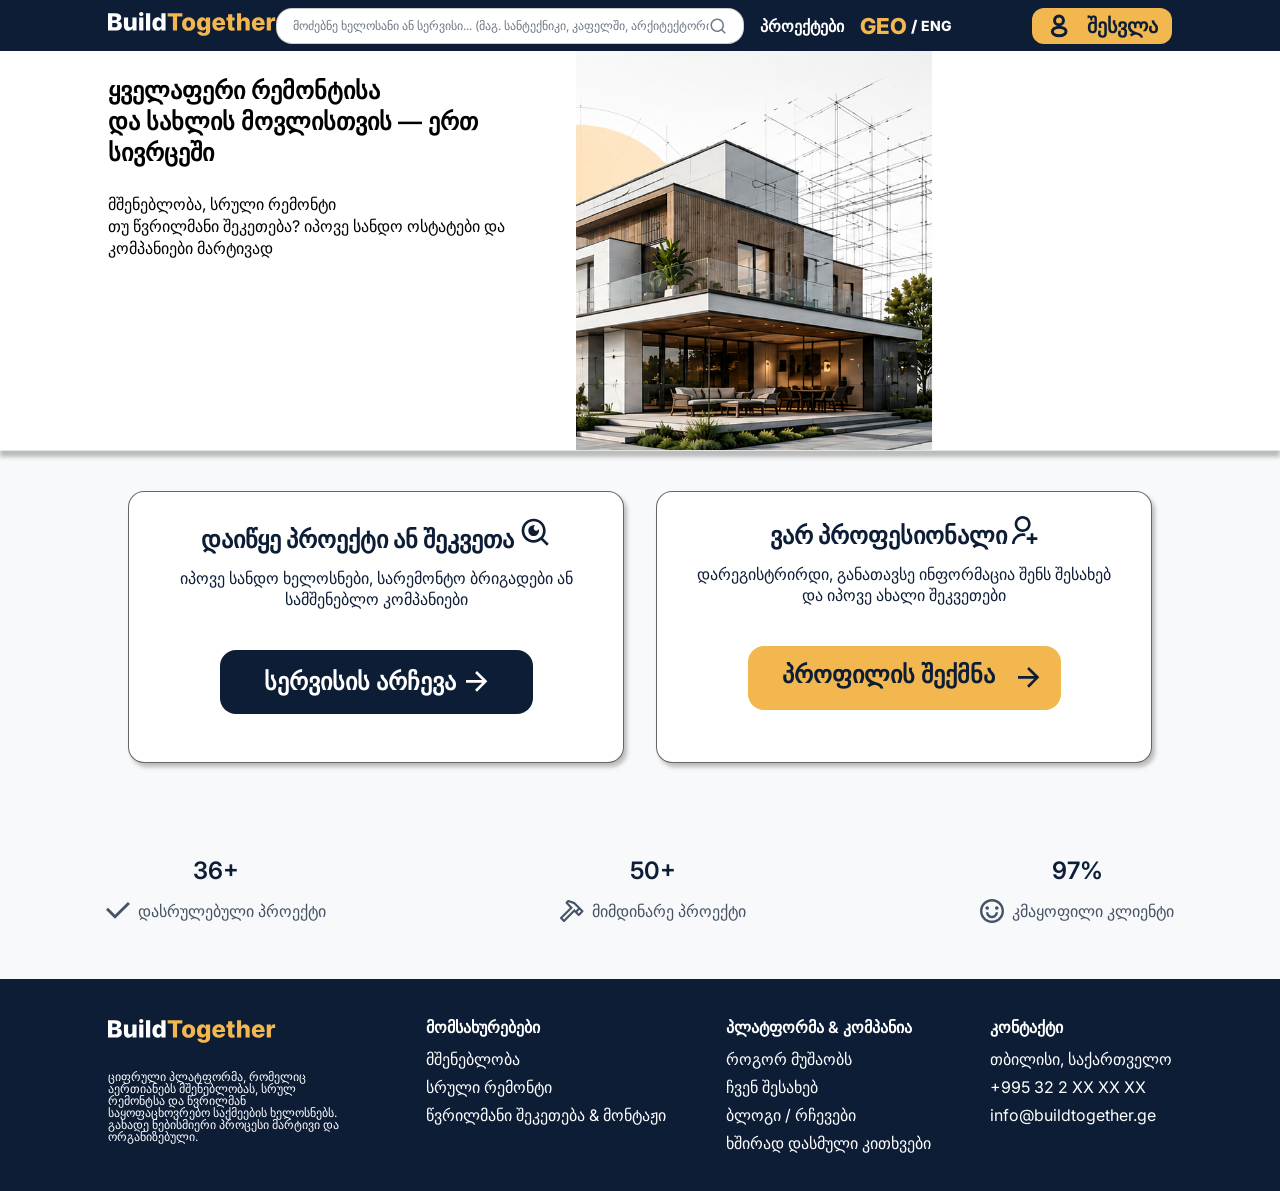
<file: index.html>
<!DOCTYPE html>
<html lang="ka">
<head>
  <meta charset="UTF-8">
  <meta name="viewport" content="width=device-width, initial-scale=1.0">
  <title>BuildTogether</title>
  <link rel="preconnect" href="https://fonts.googleapis.com">
  <link rel="preconnect" href="https://fonts.gstatic.com" crossorigin>
  <link href="https://fonts.googleapis.com/css2?family=Inter:wght@400;600;700;800&display=swap" rel="stylesheet">
  <link href="https://fonts.googleapis.com/css2?family=Poppins:wght@400;500;600;700&display=swap" rel="stylesheet">
  <link rel="stylesheet" href="css/homepage.css">

</head>

<body>
    <header class="navbar">
    
    <a href="#" class="logo">
        <img src="assets/icons/BuildTogether.svg" alt="Search">
    </a>

    <div class="search-box">
      <input type="text" placeholder="მოძებნე ხელოსანი ან სერვისი... (მაგ. სანტექნიკი, კაფელში, არქიტექტორი)" data-translate-placeholder="search_placeholder">
      <button class="search-btn" aria-label="Search">
        <img src="assets/icons/Search_header.svg" alt="Search">
      </button>
    </div>

    <a href="#" class="nav-projects-link" data-translate="nav_projects">პროექტები</a>

    <div class="nav-right">
        <div class="lang-switch">
            <span class="lang-option active" data-lang="geo">GEO</span>
            <span class="divider">/</span>
            <span class="lang-option" data-lang="eng">ENG</span>
        </div>

      <a href="auth.html" class="login-btn">
        <img src="assets/icons/profile.svg" alt="User">
        <span data-translate="login_btn">შესვლა</span>
      </a>
    </div>
  </header>
  
  <main>
    <section class="hero-section">
        <div class="hero-content">
            <h1 class="hero-title" data-translate="hero_title">
                ყველაფერი რემონტისა <br> და სახლის მოვლისთვის — ერთ სივრცეში
            </h1>
            <p class="hero-description" data-translate="hero_desc">
                მშენებლობა, სრული რემონტი <br> თუ წვრილმანი შეკეთება? იპოვე სანდო ოსტატები და კომპანიები მარტივად
            </p>
        </div>
        
        <div class="hero-image-container">
            <img src="assets/images/Home.png" alt="Hero background" class="hero-image">
        </div>
    </section>
    
    <section class="action-cards-section">
        <div class="action-cards-container">
            <div class="action-card card-client">
                <div class="card-content">
                    <h2 class="card-title" data-translate="card1_title"> დაიწყე პროექტი ან შეკვეთა
                        <img src="assets/icons/Search.svg" alt="Search Icon" class="card-title-icon">
                    </h2>
                    <p class="card-description" data-translate="card1_desc">იპოვე სანდო ხელოსნები, სარემონტო ბრიგადები ან <br> სამშენებლო კომპანიები</p>
                </div>
                
                <a href="#" class="card-btn btn-primary">
                    <span data-translate="card1_btn">სერვისის არჩევა</span>
                    <img src="assets/icons/Vector_1.svg" alt="Arrow Right" class="btn-icon">
                </a>
            </div>
            
            <div class="action-card card-pro">
                <div class="card-content">
                    <h2 class="card-title" data-translate="card2_title"> ვარ პროფესიონალი
                        <img src="assets/icons/AddProfile.svg" alt="User Icon" class="card-title-icon">
                    </h2>
                    <p class="card-description" data-translate="card2_desc">დარეგისტრირდი, განათავსე ინფორმაცია შენს შესახებ <br> და იპოვე ახალი შეკვეთები</p>
                </div>
                
                <a href="#" class="card-btn btn-accent">
                    <span data-translate="card2_btn">პროფილის შექმნა</span>
                    <img src="assets/icons/Vector_2.svg" alt="Arrow Right" class="btn-icon">
                </a>
            </div>
        </div>
    </section>
    
    <section class="stats-section">
        <div class="stats-container">
            <div class="stat-item">
                <span class="stat-number">36+</span>
                <div class="stat-label-wrapper">
                    <img src="assets/icons/checkmark.svg" alt="Check Icon" class="stat-icon">
                    <p class="stat-label" data-translate="stat1_label">დასრულებული პროექტი</p>
                </div>
            </div>
            
            <div class="stat-item">
                <span class="stat-number">50+</span>
                <div class="stat-label-wrapper">
                    <img src="assets/icons/hammer.svg" alt="Hammer Icon" class="stat-icon">
                    <p class="stat-label" data-translate="stat2_label">მიმდინარე პროექტი</p>
                </div>
            </div>
            
            <div class="stat-item">
                <span class="stat-number">97%</span>
                <div class="stat-label-wrapper">
                    <img src="assets/icons/smiley.svg" alt="Smile Icon" class="stat-icon">
                    <p class="stat-label" data-translate="stat3_label">კმაყოფილი კლიენტი</p>
                </div>
            </div>
        </div>
    </section>
</main>

<footer class="site-footer">
    <div class="footer-container">
        <div class="footer-column footer-brand-col">
            <div class="footer-logo">
                <img src="assets/icons/BuildTogether.svg" alt="BuildTogether Logo">
            </div>
            <p class="footer-description" data-translate="footer_desc"> ციფრული პლატფორმა, რომელიც <br> აერთიანებს მშენებლობას, სრულ <br>
                რემონტსა და წვრილმან <br> საყოფაცხოვრებო საქმეების ხელოსნებს. <br> გახადე ნებისმიერი პროცესი მარტივი და <br> ორგანიზებული.
            </p>
        </div>
        
        <div class="footer-column">
            <h3 class="footer-title" data-translate="footer_col1_title">მომსახურებები</h3>
            <ul class="footer-links">
                <li><a href="#" data-translate="footer_link1">მშენებლობა</a></li>
                <li><a href="#" data-translate="footer_link2">სრული რემონტი</a></li>
                <li><a href="#" data-translate="footer_link3">წვრილმანი შეკეთება & მონტაჟი</a></li>
            </ul>
        </div>
        
        <div class="footer-column">
            <h3 class="footer-title" data-translate="footer_col2_title">პლატფორმა & კომპანია</h3>
            <ul class="footer-links">
                <li><a href="#" data-translate="footer_link4">როგორ მუშაობს</a></li>
                <li><a href="#" data-translate="footer_link5">ჩვენ შესახებ</a></li>
                <li><a href="#" data-translate="footer_link6">ბლოგი / რჩევები</a></li>
                <li><a href="#" data-translate="footer_link7">ხშირად დასმული კითხვები</a></li>
            </ul>
        </div>
        
        <div class="footer-column">
            <h3 class="footer-title" data-translate="footer_col3_title">კონტაქტი</h3>
            <ul class="footer-links contact-info">
                <li data-translate="footer_contact1">თბილისი, საქართველო</li>
                <li>+995 32 2 XX XX XX</li>
                <li>info@buildtogether.ge</li>
            </ul>
        </div>
    </div>
</footer>
  
<script src="js/homepage.js"></script>
</body>
</html>
</file>
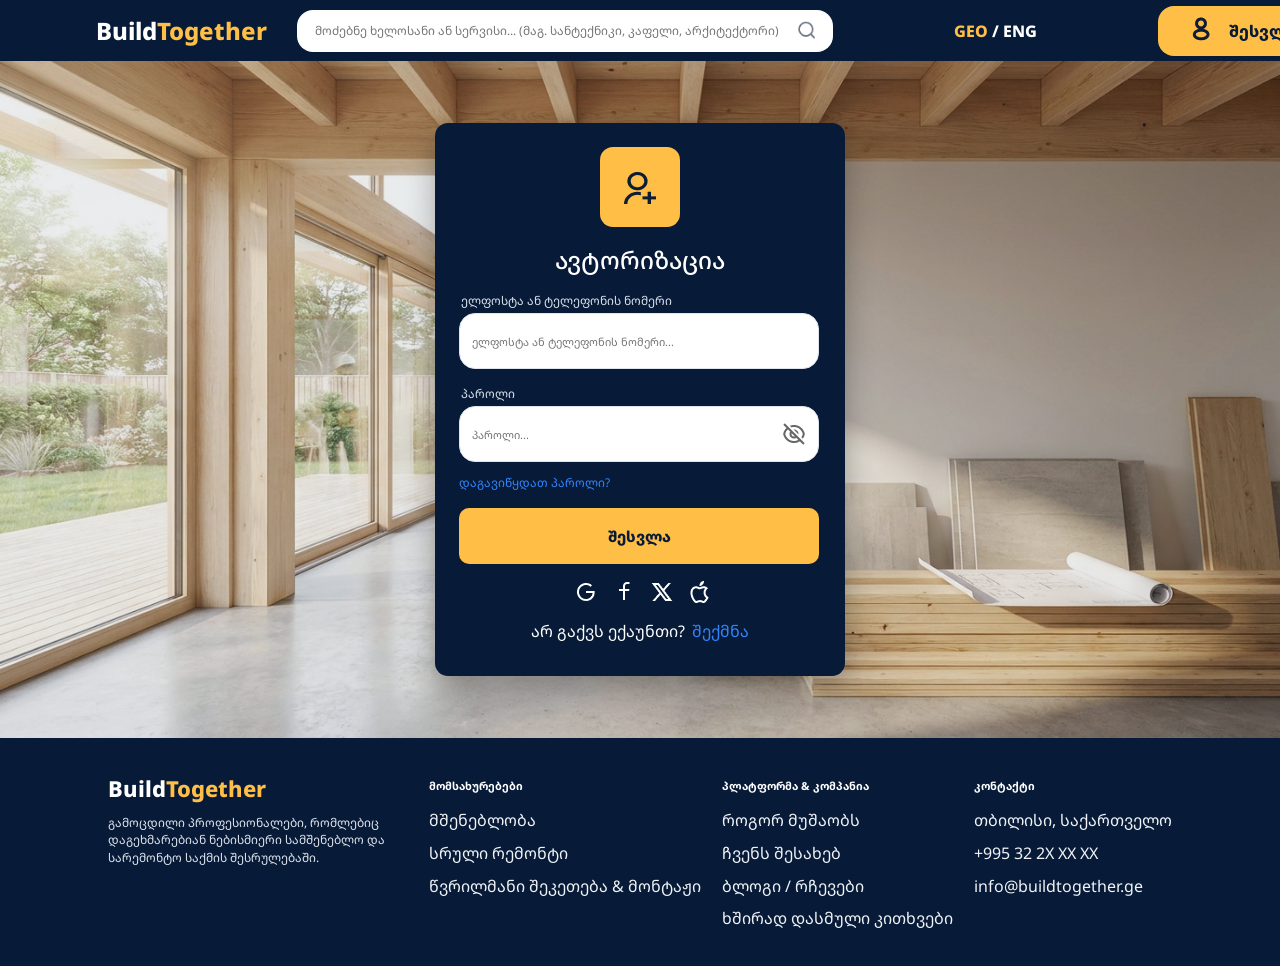
<file: auth.html>
﻿<!DOCTYPE html>
<html lang="ka">
<head>
  <meta charset="UTF-8" />
  <meta name="viewport" content="width=device-width, initial-scale=1.0" />
  <title>BuildTogetherAuth</title>
  <link rel="preconnect" href="https://fonts.googleapis.com">
  <link rel="preconnect" href="https://fonts.gstatic.com" crossorigin>
  <link href="https://fonts.googleapis.com/css2?family=Noto+Sans+Georgian:wght@400;500;600;700;800&display=swap" rel="stylesheet">
  <link rel="stylesheet" href="css/auth.css" />
</head>
<body>
  <header class="site-header">
    <a class="logo" href="#" aria-label="BuildTogether">Build<span>Together</span></a>

    <div class="header-actions">
      <div class="search-box">
        <input id="headerSearch" type="text" placeholder="áƒ›áƒáƒ«áƒ”áƒ‘áƒœáƒ” áƒ®áƒ”áƒšáƒáƒ¡áƒáƒœáƒ˜ áƒáƒœ áƒ¡áƒ”áƒ áƒ•áƒ˜áƒ¡áƒ˜...(áƒ›áƒáƒ’. áƒ¡áƒáƒœáƒ¢áƒ”áƒ¥áƒœáƒ˜áƒ™áƒ˜, áƒ™áƒáƒ¤áƒ”áƒšáƒ˜, áƒáƒ áƒ¥áƒ˜áƒ¢áƒ”áƒ¥áƒ¢áƒáƒ áƒ˜)" />
        <span class="search-icon"><img src="assets/auth/search.png" class="search-icon-image"></span>
      </div>

      <button class="language-switch" id="languageSwitch" type="button">
        <span id="languageText">GEO</span><span>/</span><span id="otherLanguage">ENG</span>
      </button>

      <button class="header-login" id="openLoginHeader" type="button">
        <span class="user-icon"><img src="assets/auth/profile.png"></span>
        <span data-i18n="login">áƒ¨áƒ”áƒ¡áƒ•áƒšáƒ</span>
      </button>
    </div>
  </header>

  <main class="hero">
    <div class="overlay"></div>

    <section class="auth-card" id="authCard">
      <div class="auth-icon">
        <img src="assets/auth/Vector.png" alt="Create account">
        
      </div>
      <h1 id="formTitle">áƒáƒ•áƒ¢áƒáƒ áƒ˜áƒ–áƒáƒªáƒ˜áƒ</h1>
      

      <form id="authForm" novalidate>

        <!-- áƒ¡áƒáƒ®áƒ”áƒšáƒ˜ - áƒ›áƒ®áƒáƒšáƒáƒ“ áƒ áƒ”áƒ’áƒ˜áƒ¡áƒ¢áƒ áƒáƒªáƒ˜áƒ˜áƒ¡áƒáƒ¡ -->
        <div class="field register-field" id="nameField">
          <label for="name" data-i18n="name">áƒ¡áƒáƒ®áƒ”áƒšáƒ˜</label>

          <input
            id="name"
            name="name"
            type="text"
            autocomplete="given-name"
            placeholder="áƒ¡áƒáƒ®áƒ”áƒšáƒ˜..."
          />
        </div>


        <!-- áƒ’áƒ•áƒáƒ áƒ˜ - áƒ›áƒ®áƒáƒšáƒáƒ“ áƒ áƒ”áƒ’áƒ˜áƒ¡áƒ¢áƒ áƒáƒªáƒ˜áƒ˜áƒ¡áƒáƒ¡ -->
        <div class="field register-field" id="surnameField">
          <label for="surname" data-i18n="surname">áƒ’áƒ•áƒáƒ áƒ˜</label>

          <input
            id="surname"
            name="surname"
            type="text"
            autocomplete="family-name"
            placeholder="áƒ’áƒ•áƒáƒ áƒ˜..."
          />
        </div>


        <!-- áƒ”áƒšáƒ¤áƒáƒ¡áƒ¢áƒ / áƒ¢áƒ”áƒšáƒ”áƒ¤áƒáƒœáƒ˜ -->
        <div class="field" id="emailField">
          <label for="email" data-i18n="email">
            áƒ”áƒšáƒ¤áƒáƒ¡áƒ¢áƒ áƒáƒœ áƒ¢áƒ”áƒšáƒ”áƒ¤áƒáƒœáƒ˜áƒ¡ áƒœáƒáƒ›áƒ”áƒ áƒ˜
          </label>

          <input
            id="email"
            name="email"
            type="text"
            autocomplete="username"
            placeholder="áƒ”áƒšáƒ¤áƒáƒ¡áƒ¢áƒ áƒáƒœ áƒ¢áƒ”áƒšáƒ”áƒ¤áƒáƒœáƒ˜áƒ¡ áƒœáƒáƒ›áƒ”áƒ áƒ˜..."
          />
        </div>


        <!-- áƒžáƒáƒ áƒáƒšáƒ˜ -->
        <div class="field" id="passwordField">
          <label for="password" data-i18n="password">
            áƒžáƒáƒ áƒáƒšáƒ˜
          </label>

          <div class="password-wrap">

            <input
              id="password"
              name="password"
              type="password"
              autocomplete="current-password"
              placeholder="áƒžáƒáƒ áƒáƒšáƒ˜..."
            />

            <button
              class="eye"
              id="togglePassword"
              type="button"
              aria-label="áƒžáƒáƒ áƒáƒšáƒ˜áƒ¡ áƒ©áƒ•áƒ”áƒœáƒ”áƒ‘áƒ"
            >
              <img src="assets/auth/Frame.png" alt="Show password">
            </button>

          </div>
        </div>


        <!-- áƒ’áƒáƒ˜áƒ›áƒ”áƒáƒ áƒ”áƒ— áƒžáƒáƒ áƒáƒšáƒ˜ - áƒ›áƒ®áƒáƒšáƒáƒ“ áƒ áƒ”áƒ’áƒ˜áƒ¡áƒ¢áƒ áƒáƒªáƒ˜áƒ˜áƒ¡áƒáƒ¡ -->
        <div class="field register-field" id="confirmPasswordField">

          <label for="confirmPassword" data-i18n="confirmPassword">
            áƒ’áƒáƒ˜áƒ›áƒ”áƒáƒ áƒ”áƒ— áƒžáƒáƒ áƒáƒšáƒ˜
          </label>

          <div class="password-wrap">

            <input
              id="confirmPassword"
              name="confirmPassword"
              type="password"
              autocomplete="new-password"
              placeholder="áƒ’áƒáƒ˜áƒ›áƒ”áƒáƒ áƒ”áƒ— áƒžáƒáƒ áƒáƒšáƒ˜..."
            />

            <button
              class="eye"
              id="toggleConfirmPassword"
              type="button"
              aria-label="áƒžáƒáƒ áƒáƒšáƒ˜áƒ¡ áƒ©áƒ•áƒ”áƒœáƒ”áƒ‘áƒ"
            >
              <img src="assets/auth/Frame.png" alt="Show password">
            </button>

          </div>

        </div>


        <!-- Forgot password - áƒ›áƒ®áƒáƒšáƒáƒ“ Login-áƒ–áƒ” -->
        <div class="forgot-row" id="forgotRow">

          <button
            type="button"
            class="link-button"
            id="forgotPassword"
            data-i18n="forgotPassword"
          >
            áƒ“áƒáƒ’áƒáƒ•áƒ˜áƒ¬áƒ§áƒ“áƒáƒ— áƒžáƒáƒ áƒáƒšáƒ˜?
          </button>

        </div>


        <button
          class="submit-btn"
          id="submitButton"
          type="submit"
        >
          áƒ¨áƒ”áƒ¡áƒ•áƒšáƒ
        </button>

      </form>

      <div class="social-login" id="socialLogin">
        <button type="button" title="Google"><img src="assets/auth/google.png"></button>
        <button type="button" title="Facebook"><img src="assets/auth/facebook.png"></button>
        <button type="button" title="X"><img src="assets/auth/x-icon.png"></button>
        <button type="button" title="Apple"><img src="assets/auth/apple.png"></button>
      </div>

      <p class="bottom-text" id="bottomText">
        <span id="bottomMessage">áƒáƒ  áƒ’áƒáƒ¥áƒ•áƒ¡ áƒ”áƒ¥áƒáƒ£áƒœáƒ—áƒ˜?</span>

        <button
          class="link-button"
          id="switchMode"
          type="button"
        >
          áƒ¨áƒ”áƒ¥áƒ›áƒœáƒ
        </button>
      </p>

      <div class="success-message" id="successMessage" role="status"></div>
      <div class="reset-page" id="resetPage">

        <!-- STEP 1: áƒ›áƒáƒœáƒáƒªáƒ”áƒ›áƒ”áƒ‘áƒ˜áƒ¡ áƒ¨áƒ”áƒ§áƒ•áƒáƒœáƒ -->
        <div id="resetEmailStep">

          <div class="auth-icon">
            <img src="assets/auth/Vector.png" alt="Password recovery">
          </div>

          <h1 id="resetTitle">áƒžáƒáƒ áƒáƒšáƒ˜áƒ¡ áƒáƒ¦áƒ“áƒ’áƒ”áƒœáƒ</h1>

          

          <form id="resetForm">

            <div class="field">

              <label for="resetEmail" id="resetLabel">
                áƒ”áƒšáƒ¤áƒáƒ¡áƒ¢áƒ áƒáƒœ áƒ¢áƒ”áƒšáƒ”áƒ¤áƒáƒœáƒ˜áƒ¡ áƒœáƒáƒ›áƒ”áƒ áƒ˜
              </label>

              <input
                id="resetEmail"
                type="text"
                placeholder="áƒ¨áƒ”áƒ˜áƒ§áƒ•áƒáƒœáƒ” áƒ›áƒáƒœáƒáƒªáƒ”áƒ›áƒ˜..."
              />

            </div>

            <button
              class="submit-btn"
              type="submit"
              id="resetButton"
            >
              áƒ™áƒáƒ“áƒ˜áƒ¡ áƒ’áƒáƒ’áƒ–áƒáƒ•áƒœáƒ
            </button>

          </form>

        </div>


        <!-- STEP 2: áƒ™áƒáƒ“áƒ˜áƒ¡ áƒ¨áƒ”áƒ§áƒ•áƒáƒœáƒ -->
        <div class="reset-step hidden" id="resetCodeStep">

          <div class="auth-icon">
            <img src="assets/auth/Vector.png" alt="Recovery code">
          </div>

          <h1 id="codePageTitle">
            áƒ©áƒáƒ¬áƒ”áƒ áƒ”áƒ— áƒ™áƒáƒ“áƒ˜
          </h1>

          <div class="field">
            <label for="codeInput1" id="resetCodeLabel">
              
            </label>

            <div class="code-inputs" id="codeInputs">

              <div class="code-box">
                <img src="assets/auth/I.png" class="code-placeholder" alt="">
                <input id="codeInput1" type="text" class="code-input" maxlength="1" inputmode="numeric">
              </div>

              <div class="code-box">
                <img src="assets/auth/I.png" class="code-placeholder" alt="">
                <input id="codeInput2" type="text" class="code-input" maxlength="1" inputmode="numeric">
              </div>

              <div class="code-box">
                <img src="assets/auth/I.png" class="code-placeholder" alt="">
                <input id="codeInput3" type="text" class="code-input" maxlength="1" inputmode="numeric">
              </div>

              <div class="code-box">
                <img src="assets/auth/I.png" class="code-placeholder" alt="">
                <input id="codeInput4" type="text" class="code-input" maxlength="1" inputmode="numeric">
              </div>

              <div class="code-box">
                <img src="assets/auth/I.png" class="code-placeholder" alt="">
                <input id="codeInput5" type="text" class="code-input" maxlength="1" inputmode="numeric">
              </div>

              <div class="code-box">
                <img src="assets/auth/I.png" class="code-placeholder" alt="">
                <input id="codeInput6" type="text" class="code-input" maxlength="1" inputmode="numeric">
              </div>

            </div>
          </div>

          <button
            class="submit-btn"
            type="button"
            id="verifyCodeButton"
          >
            áƒ™áƒáƒ“áƒ˜áƒ¡ áƒ“áƒáƒ“áƒáƒ¡áƒ¢áƒ£áƒ áƒ”áƒ‘áƒ
          </button>

        </div>


        <!-- =====================================================
            STEP 3: áƒáƒ®áƒáƒšáƒ˜ áƒžáƒáƒ áƒáƒšáƒ˜
            áƒ”áƒ¡ áƒáƒ áƒ˜áƒ¡ áƒªáƒáƒšáƒ™áƒ” áƒ’áƒ•áƒ”áƒ áƒ“áƒ˜/áƒ”áƒ¢áƒáƒžáƒ˜
            ===================================================== -->

        <div
          class="new-password-step hidden"
          id="newPasswordStep"
        >

          <div class="auth-icon">
            <img src="assets/auth/Vector.png" alt="New password">
          </div>

          <h1 id="newPasswordTitle" data-i18n="newPasswordTitle">
            áƒáƒ®áƒáƒšáƒ˜ áƒžáƒáƒ áƒáƒšáƒ˜áƒ¡ áƒ¨áƒ”áƒ¥áƒ›áƒœáƒ
          </h1>


          <!-- áƒáƒ®áƒáƒšáƒ˜ áƒžáƒáƒ áƒáƒšáƒ˜ -->

          <div class="field">

            <label
              for="newPassword"
              id="newPasswordLabel"
            >
              áƒáƒ®áƒáƒšáƒ˜ áƒžáƒáƒ áƒáƒšáƒ˜
            </label>

            <div class="password-wrap">

              <input
                id="newPassword"
                type="password"
                autocomplete="new-password"
                placeholder="áƒžáƒáƒ áƒáƒšáƒ˜..."
              />

              <button
                class="eye"
                id="toggleNewPassword"
                type="button"
                aria-label="áƒžáƒáƒ áƒáƒšáƒ˜áƒ¡ áƒ©áƒ•áƒ”áƒœáƒ”áƒ‘áƒ"
              >
                <img
                  src="assets/auth/Frame.png"
                  alt="Show password"
                >
              </button>

            </div>

          </div>


          <!-- áƒ’áƒáƒ˜áƒ›áƒ”áƒáƒ áƒ”áƒ— áƒžáƒáƒ áƒáƒšáƒ˜ -->

          <div class="field">

            <label
              for="confirmNewPassword"
              id="confirmNewPasswordLabel"
              data-i18n="confirmNewPasswordLabel"
            >
              áƒ’áƒáƒ˜áƒ›áƒ”áƒáƒ áƒ”áƒ— áƒžáƒáƒ áƒáƒšáƒ˜
            </label>

            <div class="password-wrap">

              <input
                id="confirmNewPassword"
                type="password"
                autocomplete="new-password"
                placeholder="áƒ’áƒáƒ˜áƒ›áƒ”áƒáƒ áƒ”áƒ— áƒžáƒáƒ áƒáƒšáƒ˜..."
              />

              <button
                class="eye"
                id="toggleConfirmNewPassword"
                type="button"
                aria-label="áƒžáƒáƒ áƒáƒšáƒ˜áƒ¡ áƒ©áƒ•áƒ”áƒœáƒ”áƒ‘áƒ"
              >
                <img
                  src="assets/auth/Frame.png"
                  alt="Show password"
                >
              </button>

            </div>

          </div>


          <button
            class="submit-btn"
            type="button"
            id="finishReset"
          >
            áƒ¨áƒ”áƒªáƒ•áƒšáƒ
          </button>

        </div>

        </div>


        <button
          class="back-login"
          id="backToLogin"
          type="button"
        >
          â† áƒ£áƒ™áƒáƒœ áƒ“áƒáƒ‘áƒ áƒ£áƒœáƒ”áƒ‘áƒ
        </button>

        <div
          class="success-message"
          id="resetMessage"
          role="status"
        ></div>

      </div>
    </section>
  </main>

  <footer class="footer">
    <div class="footer-brand">
      <div class="logo footer-logo">
        Build<span>Together</span>
      </div>

      <p data-i18n="footerDescription">
        áƒ’áƒáƒ›áƒáƒªáƒ“áƒ˜áƒšáƒ˜ áƒžáƒ áƒáƒ¤áƒ”áƒ¡áƒ˜áƒáƒœáƒáƒšáƒ”áƒ‘áƒ˜, áƒ áƒáƒ›áƒšáƒ”áƒ‘áƒ˜áƒª áƒ“áƒáƒ’áƒ”áƒ®áƒ›áƒáƒ áƒ”áƒ‘áƒ˜áƒáƒœ áƒœáƒ”áƒ‘áƒ˜áƒ¡áƒ›áƒ˜áƒ”áƒ áƒ˜ áƒ¡áƒáƒ›áƒ¨áƒ”áƒœáƒ”áƒ‘áƒšáƒ áƒ“áƒ áƒ¡áƒáƒ áƒ”áƒ›áƒáƒœáƒ¢áƒ áƒ¡áƒáƒ¥áƒ›áƒ˜áƒ¡ áƒ¨áƒ”áƒ¡áƒ áƒ£áƒšáƒ”áƒ‘áƒáƒ¨áƒ˜.
      </p>
    </div>

    <div>
      <h3 data-i18n="services">áƒ›áƒáƒ›áƒ¡áƒáƒ®áƒ£áƒ áƒ”áƒ‘áƒ”áƒ‘áƒ˜</h3>
      <a href="#" data-i18n="building">áƒ›áƒ¨áƒ”áƒœáƒ”áƒ‘áƒšáƒáƒ‘áƒ</a>
      <a href="#" data-i18n="fullRenovation">áƒ¡áƒ áƒ£áƒšáƒ˜ áƒ áƒ”áƒ›áƒáƒœáƒ¢áƒ˜</a>
      <a href="#" data-i18n="minorRepair">áƒ¬áƒ•áƒ áƒ˜áƒšáƒ›áƒáƒœáƒ˜ áƒ¨áƒ”áƒ™áƒ”áƒ—áƒ”áƒ‘áƒ & áƒ›áƒáƒœáƒ¢áƒáƒŸáƒ˜</a>
    </div>

    <div>
      <h3 data-i18n="platform">áƒžáƒšáƒáƒ¢áƒ¤áƒáƒ áƒ›áƒ & áƒ™áƒáƒ›áƒžáƒáƒœáƒ˜áƒ</h3>
      <a href="#" data-i18n="howItWorks">áƒ áƒáƒ’áƒáƒ  áƒ›áƒ£áƒ¨áƒáƒáƒ‘áƒ¡</a>
      <a href="#" data-i18n="aboutUs">áƒ©áƒ•áƒ”áƒœáƒ¡ áƒ¨áƒ”áƒ¡áƒáƒ®áƒ”áƒ‘</a>
      <a href="#" data-i18n="blog">áƒ‘áƒšáƒáƒ’áƒ˜ / áƒ áƒ©áƒ”áƒ•áƒ”áƒ‘áƒ˜</a>
      <a href="#" data-i18n="faq">áƒ®áƒ¨áƒ˜áƒ áƒáƒ“ áƒ“áƒáƒ¡áƒ›áƒ£áƒšáƒ˜ áƒ™áƒ˜áƒ—áƒ®áƒ•áƒ”áƒ‘áƒ˜</a>
    </div>

    <div>
      <h3 data-i18n="contact">áƒ™áƒáƒœáƒ¢áƒáƒ¥áƒ¢áƒ˜</h3>

      <a href="#" data-i18n="address">áƒ—áƒ‘áƒ˜áƒšáƒ˜áƒ¡áƒ˜, áƒ¡áƒáƒ¥áƒáƒ áƒ—áƒ•áƒ”áƒšáƒ</a>
      <a href="tel:+9953222XXXX">+995 32 2X XX XX</a>
      <a href="mailto:info@buildtogether.ge">info@buildtogether.ge</a>
    </div>
  </footer>



  <script src="js/auth.js"></script>
</body>
</html>
</file>
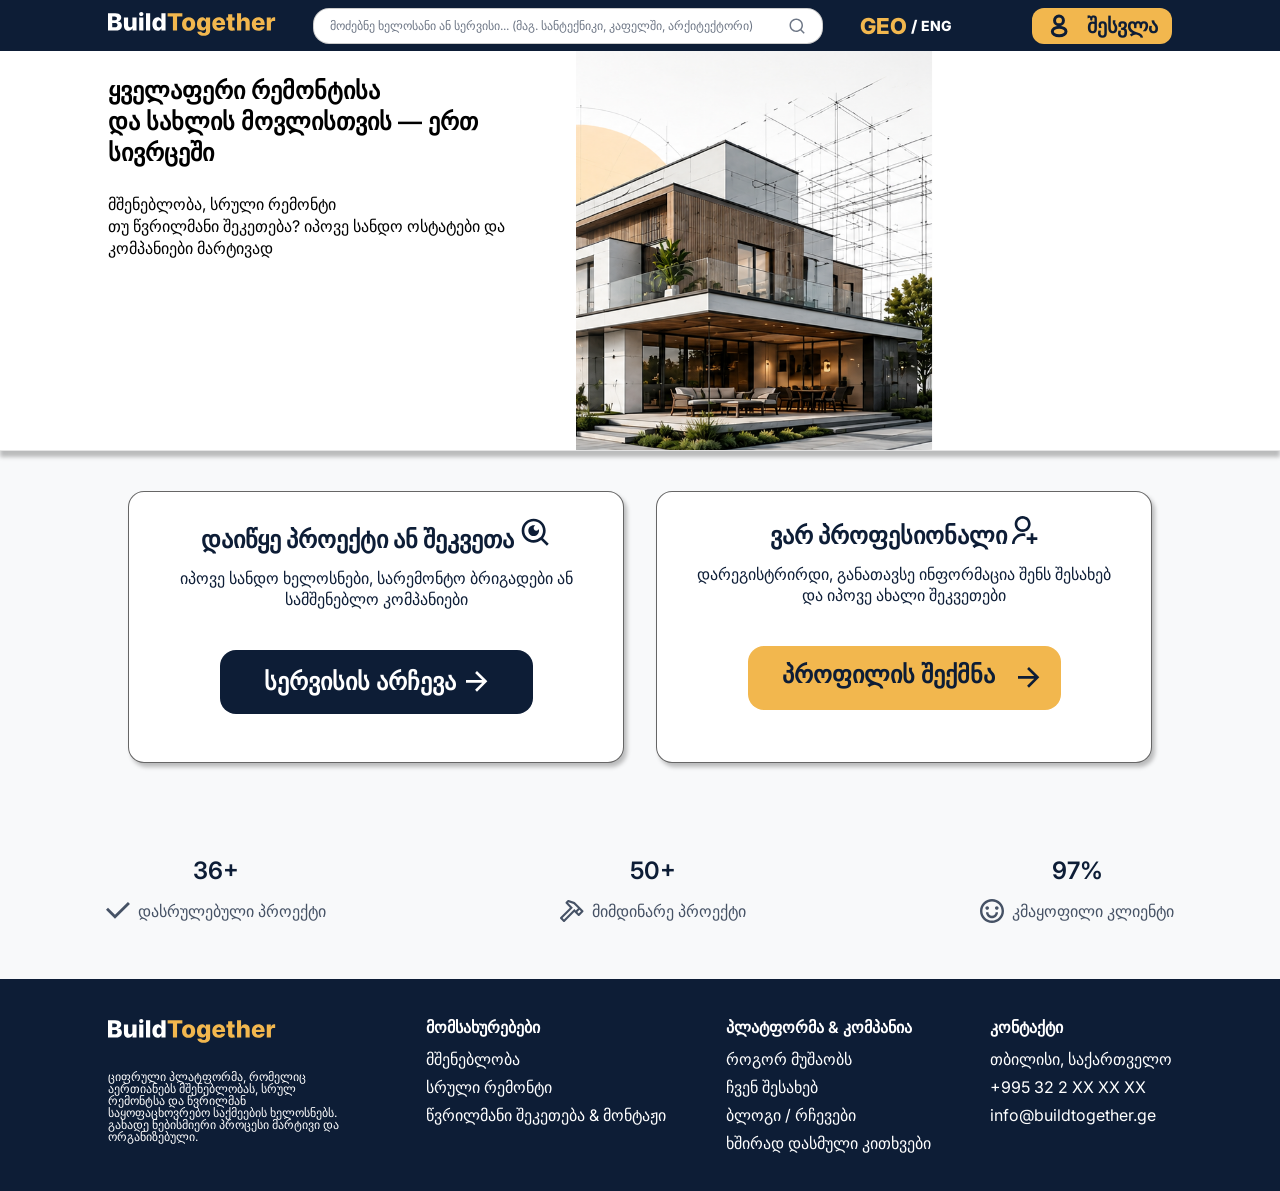
<file: homepage.html>
<!DOCTYPE html>
<html lang="ka">
<head>
  <meta charset="UTF-8">
  <meta name="viewport" content="width=device-width, initial-scale=1.0">
  <title>BuildTogether</title>
  <link rel="preconnect" href="https://fonts.googleapis.com">
  <link rel="preconnect" href="https://fonts.gstatic.com" crossorigin>
  <link href="https://fonts.googleapis.com/css2?family=Inter:wght@400;600;700;800&display=swap" rel="stylesheet">
  <link href="https://fonts.googleapis.com/css2?family=Poppins:wght@400;500;600;700&display=swap" rel="stylesheet">
  <link rel="stylesheet" href="css/homepage.css">

</head>

<body>
    <header class="navbar">
    
    <a href="#" class="logo">
        <img src="assets/icons/BuildTogether.svg" alt="Search">
    </a>

    <div class="search-box">
      <input type="text" placeholder="მოძებნე ხელოსანი ან სერვისი... (მაგ. სანტექნიკი, კაფელში, არქიტექტორი)" data-translate-placeholder="search_placeholder">
      <button class="search-btn" aria-label="Search">
        <img src="assets/icons/Search_header.svg" alt="Search">
      </button>
    </div>

    <div class="nav-right">
        <div class="lang-switch">
            <span class="lang-option active" data-lang="geo">GEO</span>
            <span class="divider">/</span>
            <span class="lang-option" data-lang="eng">ENG</span>
        </div>

      <button class="login-btn">
        <img src="assets/icons/profile.svg" alt="User">
        <span data-translate="login_btn">შესვლა</span>
      </button>
    </div>
  </header>
  
  <main>
    <section class="hero-section">
        <div class="hero-content">
            <h1 class="hero-title" data-translate="hero_title">
                ყველაფერი რემონტისა <br> და სახლის მოვლისთვის — ერთ სივრცეში
            </h1>
            <p class="hero-description" data-translate="hero_desc">
                მშენებლობა, სრული რემონტი <br> თუ წვრილმანი შეკეთება? იპოვე სანდო ოსტატები და კომპანიები მარტივად
            </p>
        </div>
        
        <div class="hero-image-container">
            <img src="assets/images/Home.png" alt="Hero background" class="hero-image">
        </div>
    </section>
    
    <section class="action-cards-section">
        <div class="action-cards-container">
            <div class="action-card card-client">
                <div class="card-content">
                    <h2 class="card-title" data-translate="card1_title"> დაიწყე პროექტი ან შეკვეთა
                        <img src="assets/icons/Search.svg" alt="Search Icon" class="card-title-icon">
                    </h2>
                    <p class="card-description" data-translate="card1_desc">იპოვე სანდო ხელოსნები, სარემონტო ბრიგადები ან <br> სამშენებლო კომპანიები</p>
                </div>
                
                <a href="#" class="card-btn btn-primary">
                    <span data-translate="card1_btn">სერვისის არჩევა</span>
                    <img src="assets/icons/Vector_1.svg" alt="Arrow Right" class="btn-icon">
                </a>
            </div>
            
            <div class="action-card card-pro">
                <div class="card-content">
                    <h2 class="card-title" data-translate="card2_title"> ვარ პროფესიონალი
                        <img src="assets/icons/AddProfile.svg" alt="User Icon" class="card-title-icon">
                    </h2>
                    <p class="card-description" data-translate="card2_desc">დარეგისტრირდი, განათავსე ინფორმაცია შენს შესახებ <br> და იპოვე ახალი შეკვეთები</p>
                </div>
                
                <a href="#" class="card-btn btn-accent">
                    <span data-translate="card2_btn">პროფილის შექმნა</span>
                    <img src="assets/icons/Vector_2.svg" alt="Arrow Right" class="btn-icon">
                </a>
            </div>
        </div>
    </section>
    
    <section class="stats-section">
        <div class="stats-container">
            <div class="stat-item">
                <span class="stat-number">36+</span>
                <div class="stat-label-wrapper">
                    <img src="assets/icons/checkmark.svg" alt="Check Icon" class="stat-icon">
                    <p class="stat-label" data-translate="stat1_label">დასრულებული პროექტი</p>
                </div>
            </div>
            
            <div class="stat-item">
                <span class="stat-number">50+</span>
                <div class="stat-label-wrapper">
                    <img src="assets/icons/hammer.svg" alt="Hammer Icon" class="stat-icon">
                    <p class="stat-label" data-translate="stat2_label">მიმდინარე პროექტი</p>
                </div>
            </div>
            
            <div class="stat-item">
                <span class="stat-number">97%</span>
                <div class="stat-label-wrapper">
                    <img src="assets/icons/smiley.svg" alt="Smile Icon" class="stat-icon">
                    <p class="stat-label" data-translate="stat3_label">კმაყოფილი კლიენტი</p>
                </div>
            </div>
        </div>
    </section>
</main>

<footer class="site-footer">
    <div class="footer-container">
        <div class="footer-column footer-brand-col">
            <div class="footer-logo">
                <img src="assets/icons/BuildTogether.svg" alt="BuildTogether Logo">
            </div>
            <p class="footer-description" data-translate="footer_desc"> ციფრული პლატფორმა, რომელიც <br> აერთიანებს მშენებლობას, სრულ <br>
                რემონტსა და წვრილმან <br> საყოფაცხოვრებო საქმეების ხელოსნებს. <br> გახადე ნებისმიერი პროცესი მარტივი და <br> ორგანიზებული.
            </p>
        </div>
        
        <div class="footer-column">
            <h3 class="footer-title" data-translate="footer_col1_title">მომსახურებები</h3>
            <ul class="footer-links">
                <li><a href="#" data-translate="footer_link1">მშენებლობა</a></li>
                <li><a href="#" data-translate="footer_link2">სრული რემონტი</a></li>
                <li><a href="#" data-translate="footer_link3">წვრილმანი შეკეთება & მონტაჟი</a></li>
            </ul>
        </div>
        
        <div class="footer-column">
            <h3 class="footer-title" data-translate="footer_col2_title">პლატფორმა & კომპანია</h3>
            <ul class="footer-links">
                <li><a href="#" data-translate="footer_link4">როგორ მუშაობს</a></li>
                <li><a href="#" data-translate="footer_link5">ჩვენ შესახებ</a></li>
                <li><a href="#" data-translate="footer_link6">ბლოგი / რჩევები</a></li>
                <li><a href="#" data-translate="footer_link7">ხშირად დასმული კითხვები</a></li>
            </ul>
        </div>
        
        <div class="footer-column">
            <h3 class="footer-title" data-translate="footer_col3_title">კონტაქტი</h3>
            <ul class="footer-links contact-info">
                <li data-translate="footer_contact1">თბილისი, საქართველო</li>
                <li>+995 32 2 XX XX XX</li>
                <li>info@buildtogether.ge</li>
            </ul>
        </div>
    </div>
</footer>
  
<script src="js/homepage.js"></script>
</body>
</html>
</file>
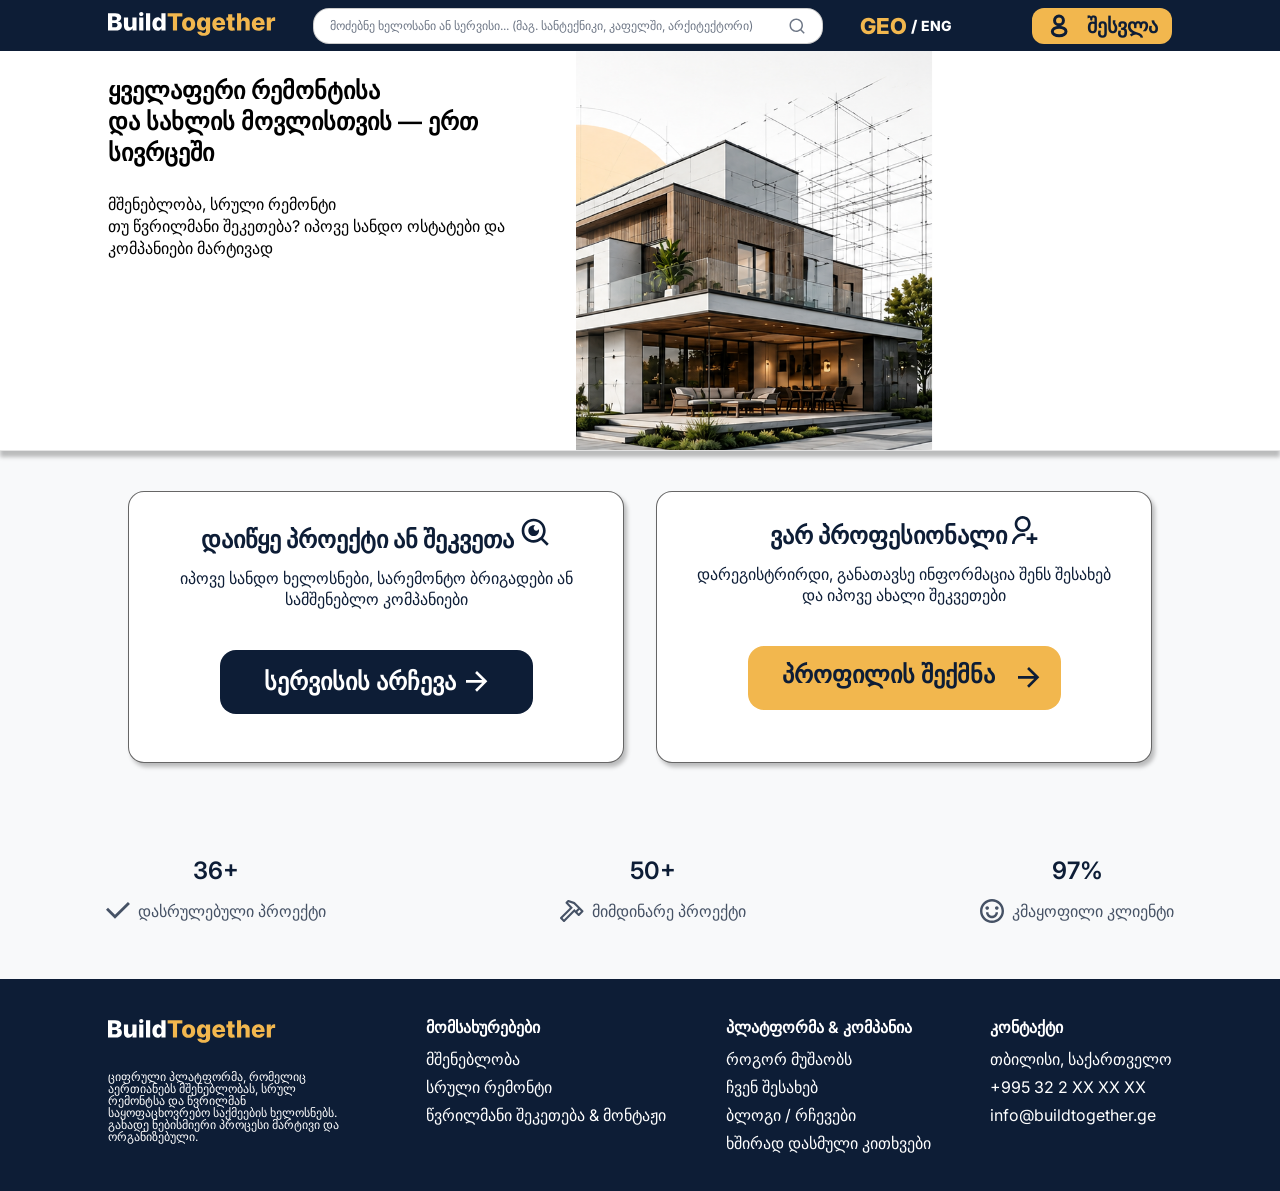
<file: html/homepage.html>
<!DOCTYPE html>
<html lang="ka">
<head>
  <meta charset="UTF-8">
  <meta name="viewport" content="width=device-width, initial-scale=1.0">
  <title>BuildTogether</title>
  <link rel="preconnect" href="https://fonts.googleapis.com">
  <link rel="preconnect" href="https://fonts.gstatic.com" crossorigin>
  <link href="https://fonts.googleapis.com/css2?family=Inter:wght@400;600;700;800&display=swap" rel="stylesheet">
<link href="https://fonts.googleapis.com/css2?family=Poppins:wght@400;500;600;700&display=swap" rel="stylesheet">
  <link rel="stylesheet" href="../css/homepage.css">
</head>

<body>
    <header class="navbar">
    
    <a href="#" class="logo">
        <img src="../assets/icons/BuildTogether.svg" alt="Search">
    </a>

    <div class="search-box">
      <input type="text" placeholder="მოძებნე ხელოსანი ან სერვისი... (მაგ. სანტექნიკი, კაფელში, არქიტექტორი)" data-translate-placeholder="search_placeholder">
      <button class="search-btn" aria-label="Search">
        <img src="../assets/icons/Search_header.svg" alt="Search">
      </button>
    </div>

    <div class="nav-right">
        <div class="lang-switch">
            <span class="lang-option active" data-lang="geo">GEO</span>
            <span class="divider">/</span>
            <span class="lang-option" data-lang="eng">ENG</span>
        </div>

      <button class="login-btn">
        <img src="../assets/icons/profile.svg" alt="User">
        <span data-translate="login_btn">შესვლა</span>
      </button>
    </div>
  </header>
  
  <main>
    <section class="hero-section">
        <div class="hero-content">
            <h1 class="hero-title" data-translate="hero_title">
                ყველაფერი რემონტისა <br> და სახლის მოვლისთვის — ერთ სივრცეში
            </h1>
            <p class="hero-description" data-translate="hero_desc">
                მშენებლობა, სრული რემონტი <br> თუ წვრილმანი შეკეთება? იპოვე სანდო ოსტატები და კომპანიები მარტივად
            </p>
        </div>
        
        <div class="hero-image-container">
            <img src="../assets/images/Home.png" alt="Hero background" class="hero-image">
        </div>
    </section>
    
    <section class="action-cards-section">
        <div class="action-cards-container">
            <div class="action-card card-client">
                <div class="card-content">
                    <h2 class="card-title" data-translate="card1_title"> დაიწყე პროექტი ან შეკვეთა
                        <img src="../assets/icons/Search.svg" alt="Search Icon" class="card-title-icon">
                    </h2>
                    <p class="card-description" data-translate="card1_desc">იპოვე სანდო ხელოსნები, სარემონტო ბრიგადები ან <br> სამშენებლო კომპანიები</p>
                </div>
                
                <a href="#" class="card-btn btn-primary">
                    <span data-translate="card1_btn">სერვისის არჩევა</span>
                    <img src="../assets/icons/Vector_1.svg" alt="Arrow Right" class="btn-icon">
                </a>
            </div>
            
            <div class="action-card card-pro">
                <div class="card-content">
                    <h2 class="card-title" data-translate="card2_title"> ვარ პროფესიონალი
                        <img src="../assets/icons/AddProfile.svg" alt="User Icon" class="card-title-icon">
                    </h2>
                    <p class="card-description" data-translate="card2_desc">დარეგისტრირდი, განათავსე ინფორმაცია შენს შესახებ <br> და იპოვე ახალი შეკვეთები</p>
                </div>
                
                <a href="#" class="card-btn btn-accent">
                    <span data-translate="card2_btn">პროფილის შექმნა</span>
                    <img src="../assets/icons/Vector_2.svg" alt="Arrow Right" class="btn-icon">
                </a>
            </div>
        </div>
    </section>
    
    <section class="stats-section">
        <div class="stats-container">
            <div class="stat-item">
                <span class="stat-number">36+</span>
                <div class="stat-label-wrapper">
                    <img src="../assets/icons/checkmark.svg" alt="Check Icon" class="stat-icon">
                    <p class="stat-label" data-translate="stat1_label">დასრულებული პროექტი</p>
                </div>
            </div>
            
            <div class="stat-item">
                <span class="stat-number">50+</span>
                <div class="stat-label-wrapper">
                    <img src="../assets/icons/hammer.svg" alt="Hammer Icon" class="stat-icon">
                    <p class="stat-label" data-translate="stat2_label">მიმდინარე პროექტი</p>
                </div>
            </div>
            
            <div class="stat-item">
                <span class="stat-number">97%</span>
                <div class="stat-label-wrapper">
                    <img src="../assets/icons/smiley.svg" alt="Smile Icon" class="stat-icon">
                    <p class="stat-label" data-translate="stat3_label">კმაყოფილი კლიენტი</p>
                </div>
            </div>
        </div>
    </section>
</main>

<footer class="site-footer">
    <div class="footer-container">
        <div class="footer-column footer-brand-col">
            <div class="footer-logo">
                <img src="../assets/icons/BuildTogether.svg" alt="BuildTogether Logo">
            </div>
            <p class="footer-description" data-translate="footer_desc"> ციფრული პლატფორმა, რომელიც <br> აერთიანებს მშენებლობას, სრულ <br>
                რემონტსა და წვრილმან <br> საყოფაცხოვრებო საქმეების ხელოსნებს. <br> გახადე ნებისმიერი პროცესი მარტივი და <br> ორგანიზებული.
            </p>
        </div>
        
        <div class="footer-column">
            <h3 class="footer-title" data-translate="footer_col1_title">მომსახურებები</h3>
            <ul class="footer-links">
                <li><a href="#" data-translate="footer_link1">მშენებლობა</a></li>
                <li><a href="#" data-translate="footer_link2">სრული რემონტი</a></li>
                <li><a href="#" data-translate="footer_link3">წვრილმანი შეკეთება & მონტაჟი</a></li>
            </ul>
        </div>
        
        <div class="footer-column">
            <h3 class="footer-title" data-translate="footer_col2_title">პლატფორმა & კომპანია</h3>
            <ul class="footer-links">
                <li><a href="#" data-translate="footer_link4">როგორ მუშაობს</a></li>
                <li><a href="#" data-translate="footer_link5">ჩვენ შესახებ</a></li>
                <li><a href="#" data-translate="footer_link6">ბლოგი / რჩევები</a></li>
                <li><a href="#" data-translate="footer_link7">ხშირად დასმული კითხვები</a></li>
            </ul>
        </div>
        
        <div class="footer-column">
            <h3 class="footer-title" data-translate="footer_col3_title">კონტაქტი</h3>
            <ul class="footer-links contact-info">
                <li data-translate="footer_contact1">თბილისი, საქართველო</li>
                <li>+995 32 2 XX XX XX</li>
                <li>info@buildtogether.ge</li>
            </ul>
        </div>
    </div>
</footer>
  
<script src="../js/homepage.js"></script>
</body>
</html>
</file>
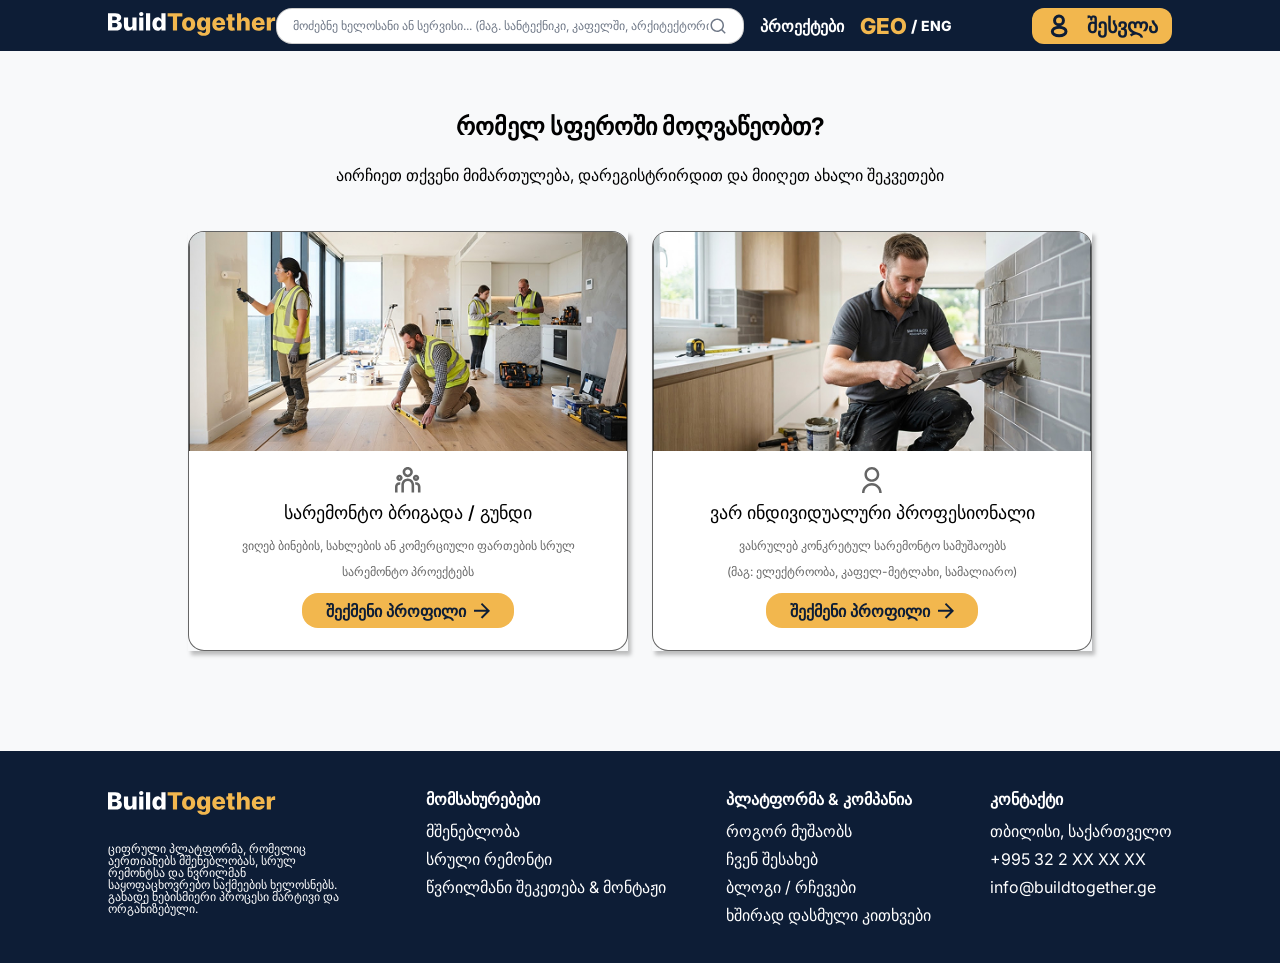
<file: html/select.html>
<!DOCTYPE html>
<html lang="ka">
<head>
  <meta charset="UTF-8">
  <meta name="viewport" content="width=device-width, initial-scale=1.0">
  <title>select</title>
  <link rel="preconnect" href="https://fonts.googleapis.com">
  <link rel="preconnect" href="https://fonts.gstatic.com" crossorigin>
  <link href="https://fonts.googleapis.com/css2?family=Inter:wght@400;600;700;800&display=swap" rel="stylesheet">
  <link href="https://fonts.googleapis.com/css2?family=Poppins:wght@400;500;600;700&display=swap" rel="stylesheet">
  <link rel="stylesheet" href="../css/select.css">

</head>

<body>
    <header class="navbar">
    
    <a href="#" class="logo">
        <img src="../assets/icons/BuildTogether.svg" alt="Search">
    </a>

    <div class="search-box">
      <input type="text" placeholder="მოძებნე ხელოსანი ან სერვისი... (მაგ. სანტექნიკი, კაფელში, არქიტექტორი)" data-translate-placeholder="search_placeholder">
      <button class="search-btn" aria-label="Search">
        <img src="../assets/icons/Search_header.svg" alt="Search">
      </button>
    </div>

    <a href="#" class="nav-projects-link" data-translate="nav_projects">პროექტები</a>

    <div class="nav-right">
        <div class="lang-switch">
            <span class="lang-option active" data-lang="geo">GEO</span>
            <span class="divider">/</span>
            <span class="lang-option" data-lang="eng">ENG</span>
        </div>

      <button class="login-btn">
        <img src="../assets/icons/profile.svg" alt="User">
        <span data-translate="login_btn">შესვლა</span>
      </button>
    </div>
  </header>


  
  <main class="services-main">
    <section class="services-hero">
      <h1 class="services-title" data-translate="page_main_title">რომელ სფეროში მოღვაწეობთ?</h1>
      <p class="services-subtitle" data-translate="page_subtitle">აირჩიეთ თქვენი მიმართულება, დარეგისტრირდით და მიიღეთ ახალი შეკვეთები</p>
    </section>

    <section class="services-cards-container">
      <div class="service-card">
        <div class="card-img-container">
          <img src="../assets/images/select_1.png" alt="." class="card-img">
        </div>
        <div class="card-content">
          <div class="card-text-block">
            <div class="card-header-row">
              <img src="../assets/icons/selectFirst.svg" alt="icon" class="category-icon">
              <h2 class="card-heading" data-translate="service1_title">სარემონტო ბრიგადა / გუნდი</h2>
            </div>
            <p class="card-description" data-translate="service1_desc">
                ვიღებ ბინების, სახლების ან კომერციული ფართების სრულ <br> სარემონტო პროექტებს
            </p>
          </div>
          <a href="#" class="create-profile-btn">
            <span data-translate="service1_btn">შექმენი პროფილი</span>
            <img src="../assets/icons/serviceVector.png" alt="arrow" class="btn-icon">
          </a>
        </div>
      </div>


      <div class="service-card">
        <div class="card-img-container">
          <img src="../assets/images/select_2.png" alt="ხელოსანი" class="card-img">
        </div>
        <div class="card-content">
          <div class="card-text-block">
            <div class="card-header-row">
              <img src="../assets/icons/selectSecond.svg" alt="icon" class="category-icon">
              <h2 class="card-heading" data-translate="service3_title">ვარ ინდივიდუალური პროფესიონალი</h2>
            </div>
            <p class="card-description" data-translate="service3_desc">
                ვასრულებ კონკრეტულ სარემონტო სამუშაოებს <br> (მაგ: ელექტროობა, კაფელ-მეტლახი, სამალიარო)
            </p>
          </div>
          <a href="#" class="create-profile-btn">
            <span data-translate="service3_btn">შექმენი პროფილი</span>
            <img src="../assets/icons/serviceVector.png" alt="arrow" class="btn-icon">
          </a>
        </div>
      </div>

    </section>
  </main>


  <footer class="site-footer">
    <div class="footer-container">
        <div class="footer-column footer-brand-col">
            <div class="footer-logo">
                <img src="../assets/icons/BuildTogether.svg" alt="BuildTogether Logo">
            </div>
            <p class="footer-description" data-translate="footer_desc"> ციფრული პლატფორმა, რომელიც <br> აერთიანებს მშენებლობას, სრულ <br>
                რემონტსა და წვრილმან <br> საყოფაცხოვრებო საქმეების ხელოსნებს. <br> გახადე ნებისმიერი პროცესი მარტივი და <br> ორგანიზებული.
            </p>
        </div>
        
        <div class="footer-column">
            <h3 class="footer-title" data-translate="footer_col1_title">მომსახურებები</h3>
            <ul class="footer-links">
                <li><a href="#" data-translate="footer_link1">მშენებლობა</a></li>
                <li><a href="#" data-translate="footer_link2">სრული რემონტი</a></li>
                <li><a href="#" data-translate="footer_link3">წვრილმანი შეკეთება & მონტაჟი</a></li>
            </ul>
        </div>
        
        <div class="footer-column">
            <h3 class="footer-title" data-translate="footer_col2_title">პლატფორმა & კომპანია</h3>
            <ul class="footer-links">
                <li><a href="#" data-translate="footer_link4">როგორ მუშაობს</a></li>
                <li><a href="#" data-translate="footer_link5">ჩვენ შესახებ</a></li>
                <li><a href="#" data-translate="footer_link6">ბლოგი / რჩევები</a></li>
                <li><a href="#" data-translate="footer_link7">ხშირად დასმული კითხვები</a></li>
            </ul>
        </div>
        
        <div class="footer-column">
            <h3 class="footer-title" data-translate="footer_col3_title">კონტაქტი</h3>
            <ul class="footer-links contact-info">
                <li data-translate="footer_contact1">თბილისი, საქართველო</li>
                <li>+995 32 2 XX XX XX</li>
                <li>info@buildtogether.ge</li>
            </ul>
        </div>
    </div>
</footer>
  
<script src="../js/select.js"></script>
</body>
</html>
</file>
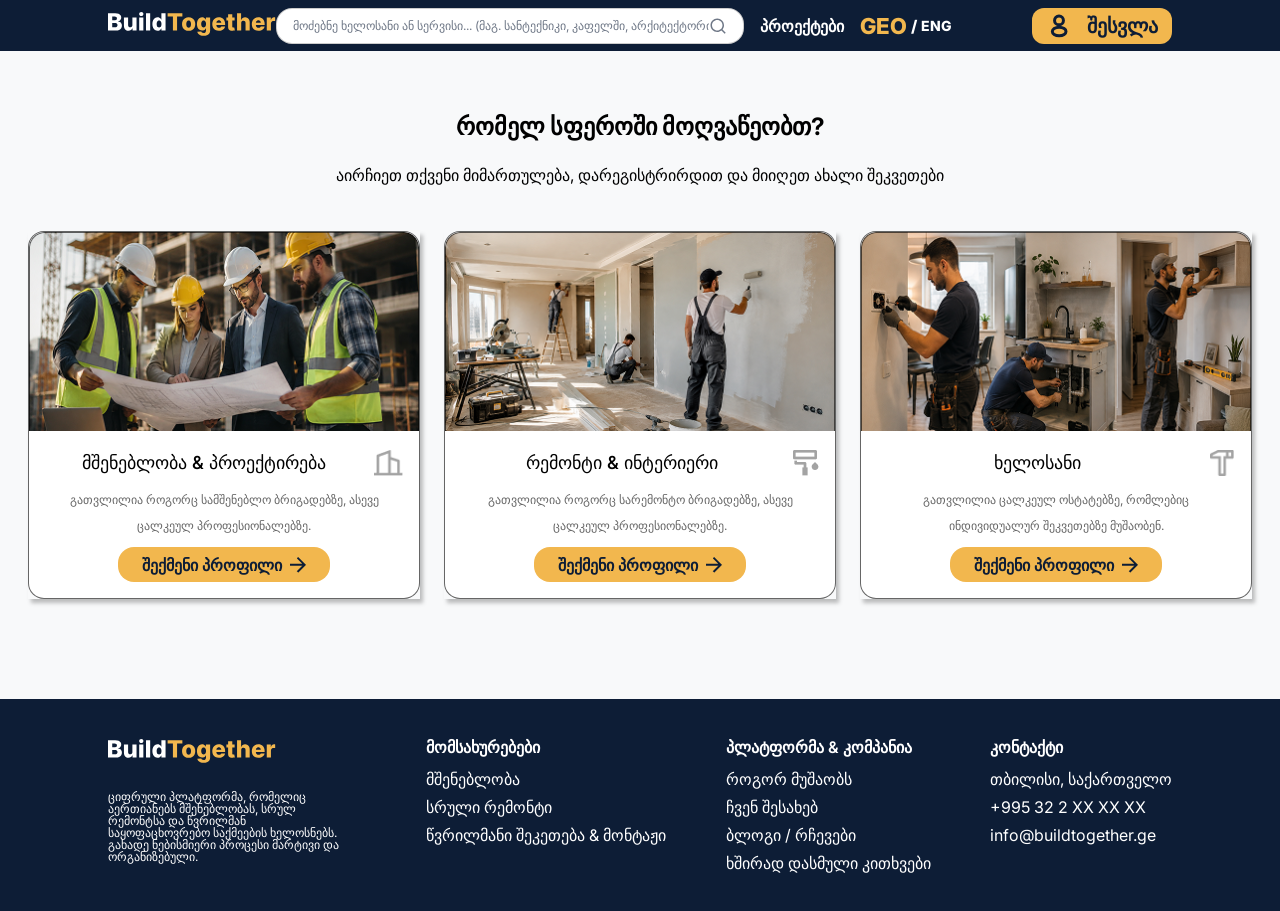
<file: html/services.html>
<!DOCTYPE html>
<html lang="ka">
<head>
  <meta charset="UTF-8">
  <meta name="viewport" content="width=device-width, initial-scale=1.0">
  <title>services</title>
  <link rel="preconnect" href="https://fonts.googleapis.com">
  <link rel="preconnect" href="https://fonts.gstatic.com" crossorigin>
  <link href="https://fonts.googleapis.com/css2?family=Inter:wght@400;600;700;800&display=swap" rel="stylesheet">
  <link href="https://fonts.googleapis.com/css2?family=Poppins:wght@400;500;600;700&display=swap" rel="stylesheet">
  <link rel="stylesheet" href="../css/services.css">

</head>

<body>
    <header class="navbar">
    
    <a href="#" class="logo">
        <img src="../assets/icons/BuildTogether.svg" alt="Search">
    </a>

    <div class="search-box">
      <input type="text" placeholder="მოძებნე ხელოსანი ან სერვისი... (მაგ. სანტექნიკი, კაფელში, არქიტექტორი)" data-translate-placeholder="search_placeholder">
      <button class="search-btn" aria-label="Search">
        <img src="../assets/icons/Search_header.svg" alt="Search">
      </button>
    </div>

    <a href="#" class="nav-projects-link" data-translate="nav_projects">პროექტები</a>

    <div class="nav-right">
        <div class="lang-switch">
            <span class="lang-option active" data-lang="geo">GEO</span>
            <span class="divider">/</span>
            <span class="lang-option" data-lang="eng">ENG</span>
        </div>

      <button class="login-btn">
        <img src="../assets/icons/profile.svg" alt="User">
        <span data-translate="login_btn">შესვლა</span>
      </button>
    </div>
  </header>
  
  
  
  
  
  <main class="services-main">
    <section class="services-hero">
      <h1 class="services-title" data-translate="page_main_title">რომელ სფეროში მოღვაწეობთ?</h1>
      <p class="services-subtitle" data-translate="page_subtitle">აირჩიეთ თქვენი მიმართულება, დარეგისტრირდით და მიიღეთ ახალი შეკვეთები</p>
    </section>

    <section class="services-cards-container">
      <div class="service-card">
        <div class="card-img-container">
          <img src="../assets/images/services_1.png" alt="მშენებლობა & პროექტირება" class="card-img">
        </div>
        <div class="card-content">
          <div class="card-text-block">
            <div class="card-header-row">
              <h2 class="card-heading" data-translate="service1_title">მშენებლობა & პროექტირება</h2>
              <img src="../assets/icons/serviceFirst.png" alt="icon" class="category-icon">
            </div>
            <p class="card-description" data-translate="service1_desc">
              გათვლილია როგორც სამშენებლო ბრიგადებზე, ასევე <br> ცალკეულ პროფესიონალებზე.
            </p>
          </div>
          <a href="#" class="create-profile-btn">
            <span data-translate="service1_btn">შექმენი პროფილი</span>
            <img src="../assets/icons/serviceVector.png" alt="arrow" class="btn-icon">
          </a>
        </div>
      </div>

      <div class="service-card">
        <div class="card-img-container">
          <img src="../assets/images/services_2.png" alt="რემონტი & ინტერიერი" class="card-img">
        </div>
        <div class="card-content">
          <div class="card-text-block">
            <div class="card-header-row">
              <h2 class="card-heading" data-translate="service2_title">რემონტი & ინტერიერი</h2>
              <img src="../assets/icons/serviceSecond.png" alt="icon" class="category-icon">
            </div>
            <p class="card-description" data-translate="service2_desc">
              გათვლილია როგორც სარემონტო ბრიგადებზე, ასევე <br> ცალკეულ პროფესიონალებზე.
            </p>
          </div>
          <a href="#" class="create-profile-btn">
            <span data-translate="service2_btn">შექმენი პროფილი</span>
            <img src="../assets/icons/serviceVector.png" alt="arrow" class="btn-icon">
          </a>
        </div>
      </div>

      <div class="service-card">
        <div class="card-img-container">
          <img src="../assets/images/services_3.png" alt="ხელოსანი" class="card-img">
        </div>
        <div class="card-content">
          <div class="card-text-block">
            <div class="card-header-row">
              <h2 class="card-heading" data-translate="service3_title">ხელოსანი</h2>
              <img src="../assets/icons/serviceThird.png" alt="icon" class="category-icon">
            </div>
            <p class="card-description" data-translate="service3_desc">
              გათვლილია ცალკეულ ოსტატებზე, რომლებიც <br> ინდივიდუალურ შეკვეთებზე მუშაობენ.
            </p>
          </div>
          <a href="#" class="create-profile-btn">
            <span data-translate="service3_btn">შექმენი პროფილი</span>
            <img src="../assets/icons/serviceVector.png" alt="arrow" class="btn-icon">
          </a>
        </div>
      </div>

    </section>
  </main>


  <footer class="site-footer">
    <div class="footer-container">
        <div class="footer-column footer-brand-col">
            <div class="footer-logo">
                <img src="../assets/icons/BuildTogether.svg" alt="BuildTogether Logo">
            </div>
            <p class="footer-description" data-translate="footer_desc"> ციფრული პლატფორმა, რომელიც <br> აერთიანებს მშენებლობას, სრულ <br>
                რემონტსა და წვრილმან <br> საყოფაცხოვრებო საქმეების ხელოსნებს. <br> გახადე ნებისმიერი პროცესი მარტივი და <br> ორგანიზებული.
            </p>
        </div>
        
        <div class="footer-column">
            <h3 class="footer-title" data-translate="footer_col1_title">მომსახურებები</h3>
            <ul class="footer-links">
                <li><a href="#" data-translate="footer_link1">მშენებლობა</a></li>
                <li><a href="#" data-translate="footer_link2">სრული რემონტი</a></li>
                <li><a href="#" data-translate="footer_link3">წვრილმანი შეკეთება & მონტაჟი</a></li>
            </ul>
        </div>
        
        <div class="footer-column">
            <h3 class="footer-title" data-translate="footer_col2_title">პლატფორმა & კომპანია</h3>
            <ul class="footer-links">
                <li><a href="#" data-translate="footer_link4">როგორ მუშაობს</a></li>
                <li><a href="#" data-translate="footer_link5">ჩვენ შესახებ</a></li>
                <li><a href="#" data-translate="footer_link6">ბლოგი / რჩევები</a></li>
                <li><a href="#" data-translate="footer_link7">ხშირად დასმული კითხვები</a></li>
            </ul>
        </div>
        
        <div class="footer-column">
            <h3 class="footer-title" data-translate="footer_col3_title">კონტაქტი</h3>
            <ul class="footer-links contact-info">
                <li data-translate="footer_contact1">თბილისი, საქართველო</li>
                <li>+995 32 2 XX XX XX</li>
                <li>info@buildtogether.ge</li>
            </ul>
        </div>
    </div>
</footer>
  
<script src="../js/services.js"></script>
</body>
</html>
</file>
<file: css/homepage.css>
* {
  margin: 0;
  padding: 0;
  box-sizing: border-box;
  font-family: 'Inter', sans-serif; 
}

body {
  background-color: #f8f9fa;
  overflow-x: hidden;
}

.navbar {
  display: flex;
  align-items: center;
  justify-content: space-between;
  width: 100%;
  
  height: 51px;
  background-color: #0d1d36;
  padding: 8px 108px;
  box-sizing: border-box;
  margin: 0 auto; 
  position: relative; 
  z-index: 100;
  
}

html.lang-eng, 
html.lang-eng * {
  font-family: 'Poppins', sans-serif !important;
}

.nav-right {
  display: flex;          
  align-items: center;      
  gap: 80px;
}

.search-box {
  display: flex;
  align-items: center;
  justify-content: space-between;
  width: 510px;
  height: 36px;
  background-color: #ffffff;
  border-radius: 16px;
  border: 1px solid rgba(0, 0, 0, 0.2);
  padding: 8px 16px;
  box-sizing: border-box;
}

.search-box input {
  width: 100%;
  border: none;
  outline: none;
  background: transparent;
  font-family: 'Inter', sans-serif;
  font-weight: 400;
  font-size: 12px;
  line-height: 100%;
  color: #0D1D36;
  padding: 0;
}

.search-box input::placeholder {
  font-family: 'Inter', sans-serif;
  font-weight: 400;
  line-height: 100%;
  letter-spacing: 0;
  color: rgba(13, 29, 54, 0.6); 
}

.search-btn {
  background: transparent;
  border: none;
  padding: 0;
  cursor: pointer;
  display: flex;
  align-items: center;
  justify-content: center;
}

.search-btn img {
  width: 18px;
  height: 18px;
  display: block;
}

.lang-switch {
  display: flex;
  align-items: center;
  justify-content: center;
  min-width: 80px;
  height: 24px;
  gap: 4px;
  font-family: 'Inter', sans-serif;
  font-weight: 800;
  line-height: 100%;
  user-select: none;
}

.lang-option {
  font-size: 14px;
  color: #ffffff;
  cursor: pointer;
  transition: all 0.2s ease;
}

.lang-option.active {
  font-size: 22px;
  color: #f2b74e;
}

.divider {
  font-size: 16px;
  font-weight: 800;
  color: #ffffff;
}


.login-btn {
  display: flex;
  align-items: center;
  justify-content: center;
  width: 140px;
  height: 36px;
  background-color: #f2b74e;
  border-radius: 12px;
  border: none;
  padding: 8px 16px;
  gap: 16px;
  cursor: pointer;
  box-sizing: border-box;
  transition: background-color 0.2s ease, transform 0.1s ease;
  text-decoration: none;
  color: inherit;
}

.login-btn:hover {
  background-color: #e0a33a;
}

.login-btn:active {
  transform: scale(0.98);
}

.login-btn span {
  font-family: 'Inter', sans-serif;
  font-weight: 600;
  font-size: 20px;
  line-height: 100%;
  letter-spacing: 0;
  color: #0D1D36;
}


.hero-section {
  position: relative;
  width: 100vw;
  left: 50%;
  right: 50%;
  margin-left: -50vw;
  margin-right: -50vw;
  height: 400px; 
  padding-top: 24px;
  padding-right: 724px;
  padding-bottom: 256px;
  padding-left: 108px;

  border: none; 
  border-bottom: 1px solid rgba(0, 0, 0, 0.1); 
  box-shadow: 0px 6px 4px 0px rgba(0, 0, 0, 0.25);

  background-color: #ffffff;
  box-sizing: border-box;
  overflow: hidden;
}

.hero-content {
  display: flex;
  flex-direction: column;
  gap: 24px;
  position: relative;
  z-index: 2;
  width: 100%;
}

.hero-title {
  font-family: 'Inter', sans-serif;
  font-weight: 600;
  font-size: 24px;
  line-height: 1.3; 
  letter-spacing: 0;
  color: #000000;
  max-width: 538px;
  margin: 0;
}


.hero-description {
  font-family: 'Inter', sans-serif;
  font-weight: 400;
  font-size: 16px;
  line-height: 1.4;
  letter-spacing: 0;
  color: #000000;
  max-width: 608px;
  margin: 0;
}

.hero-image-container {
  position: absolute;
  top: 0;
  right: 0; 
  width: 55%; 
  height: 100%;
  z-index: 1;
  overflow: hidden;
}

.hero-image {
  width: 100%;
  height: 100%;
  object-fit: cover; 
 
  object-position: 280% center; 

  transform: scale(1.35); 
  transform-origin: center center;
}

.action-card {
  display: flex;
  flex-direction: column;
  align-items: center;
  width: 496px;
  min-height: 272px;
  padding: 24px 16px;
  gap: 40px;

  background-color: #ffffff;
  border-radius: 16px;
  border: 1px solid rgba(0, 0, 0, 0.6); 

  box-shadow: 3px 4px 4px 0px rgba(0, 0, 0, 0.25);
  box-sizing: border-box;
}

.card-content {
  display: flex;
  flex-direction: column;
  align-items: center; 
  text-align: center;  
  
  width: 100%;
  max-width: 462px;
  height: auto; 
  gap: 16px; 
}

.card-header {
  display: flex;
  flex-direction: row;
  align-items: center; 
  justify-content: space-between; 
  
  width: 445px;
  height: auto; 
  padding: 16px;
  box-sizing: border-box;
}

.card-title {
  font-family: 'Inter', sans-serif;
  font-weight: 700;
  font-size: 24px;
  line-height: 100%;
  letter-spacing: 0;
  color: #0D1D36;
  max-width: 382px;
  margin: 0;
}

.card-description {
  font-family: 'Inter', sans-serif;
  font-weight: 400;
  font-size: 16px;
  line-height: 1.3; 
  letter-spacing: 0;
  text-align: center;
  color: #0D1D36;

  width: 100%;
  max-width: 462px;
  margin: 0;
}

.card-btn span {
  font-family: 'Inter', sans-serif;
  font-weight: 600;
  font-size: 24px;
  line-height: 100%;
  letter-spacing: 0;
  color: #ffffff;
  white-space: nowrap; 
}

.card-btn {
  display: inline-flex;
  flex-direction: row;
  align-items: center;
  justify-content: center;
  
  width: 313px;          
  height: 64px;         
  padding: 16px;
  gap: 10px;
  
  border-radius: 16px;
  text-decoration: none;
  box-sizing: border-box;
  transition: background-color 0.2s ease, transform 0.2s ease;
}

.btn-primary {
  background-color: #0D1D36;
  color: #ffffff; 
}

.btn-primary:hover {
  background-color: #162a4d;
  transform: translateY(-2px);
}
.btn-accent {
  background-color: #F2B74E;
  color: #0D1D36; 
}
.btn-accent:hover {
  background-color: #e0a53d;
  transform: translateY(-2px);
}

.btn-accent span {
  font-family: 'Inter', sans-serif;
  font-weight: 600;
  font-size: 24px;
  line-height: 100%;
  letter-spacing: 0;
  color: #0D1D36;
  width: 239px;
  height: 29px;
  
  display: inline-block;
  white-space: nowrap;
  text-align: center;
}

.action-cards-container {
  display: flex;
  flex-direction: row;        
  justify-content: center;   
  align-items: center;     
  gap: 32px;                  
  width: 100%;
  margin: 40px auto;      
}



.stats-section {
  width: 100%;
  padding: 40px 20px;
  display: flex;
  justify-content: center;
  align-items: center;
  box-sizing: border-box;
}

.stats-container {
  display: flex;
  flex-direction: row;
  justify-content: center;
  align-items: center;
  gap: 80px;
  flex-wrap: wrap;
  width: 100%;
  max-width: 1200px;
}

.stat-label-wrapper {
  display: flex;
  flex-direction: row;
  align-items: center;
  gap: 8px; 
}

.stat-number-wrapper {
  display: flex;
  flex-direction: row;
  width: auto;     
  height: auto;     
  gap: 10px;
  align-items: center;
}

.stat-number {
  font-family: 'Inter', sans-serif;
  font-weight: 600;
  font-size: 24px;
  line-height: 100%;
  letter-spacing: 0;
  color: #0D1D36;
}

.stat-item {
  display: flex;
  flex-direction: column;    
  align-items: center;       
  justify-content: center;
  width: auto;             
  height: auto;
  padding: 16px;            
  gap: 16px;                
  box-sizing: border-box;
}

.stat-icon {
  width: 24px;
  height: 24px;
  object-fit: contain;
}

.stat-label {
  font-family: 'Inter', sans-serif;
  font-weight: 400;
  font-size: 16px;
  line-height: 100%;
  letter-spacing: 0;
  color: rgba(13, 29, 54, 0.76); 
  margin: 0;
  white-space: nowrap;
}

.stats-container {
  display: flex;
  flex-direction: row;
  justify-content: space-between;
  align-items: center;
  width: 100%;
  max-width: 1400px; 
  margin: 0 auto;
  padding: 0 70px; 
  box-sizing: border-box;
}


.nav-projects-link {
  display: inline-flex;
  align-items: center;
  justify-content: center;
  height: 35px;
  padding: 8px 16px;
  gap: 10px; 
  box-sizing: border-box;

  font-family: 'Inter', sans-serif;
  font-size: 16px;
  font-weight: 600; 
  line-height: 100%;
  letter-spacing: 0%;
  color: #FFFFFF; 

  text-decoration: none;
  white-space: nowrap;
  transition: color 0.2s ease, background-color 0.2s ease;
}


.nav-projects-link:hover {
  color: #F2B74E;
}



.site-footer {
  width: 100%;
  background-color: #0D1D36;
  box-sizing: border-box;
}

.footer-container {
  display: flex;
  flex-direction: row;
  justify-content: space-between;
  align-items: flex-start;
  width: 100%;
  max-width: 1440px;
  margin: 0 auto;
  padding: 40px 108px;
  box-sizing: border-box;
}

.footer-brand-col {
  display: flex;
  flex-direction: column;
  width: 259px;
  height: auto;
  gap: 24px;
  box-sizing: border-box;
}

.footer-description {
  font-family: 'Inter', sans-serif;
  font-weight: 400;
  font-size: 12px;
  line-height: 100%;
  letter-spacing: 0;
  color: #FFFFFF;
  width: 259px;
  margin: 0;
}

.footer-title {
  font-family: 'Inter', sans-serif;
  font-weight: 600;
  font-size: 16px;
  line-height: 100%;
  letter-spacing: 0;
  color: #FFFFFF;
  margin: 0 0 16px 0; 
}


.footer-links {
  list-style: none;
  padding: 0;
  margin: 0;
  display: flex;
  flex-direction: column;
  gap: 12px; 
}

.footer-links li,
.footer-links a {
  font-family: 'Inter', sans-serif;
  font-weight: 400;
  font-size: 16px;
  line-height: 100%;
  letter-spacing: 0;
  color: #FFFFFF;
  text-decoration: none;
  transition: opacity 0.2s ease;
}

.footer-links a:hover {
  opacity: 0.8;
}


@media screen and (max-width: 1024px) {
  .navbar {
    padding: 8px 30px;
  }

  .nav-right {
    gap: 40px;
  }

  .search-box {
    width: 350px;
  }

  .hero-section {
    height: auto;
    padding: 40px 30px 280px 30px;
    left: 0;
    right: 0;
    margin-left: 0;
    margin-right: 0;
    width: 100%;
  }

  .hero-content {
    max-width: 100%;
  }

  .hero-image-container {
    width: 100%;
    height: 240px;
    top: auto;
    bottom: 0;
    right: 0;
  }

  .hero-image {
    object-position: center center;
    transform: scale(1.2);
  }

  .footer-container {
    padding: 40px 50px;
    flex-wrap: wrap;
    gap: 40px;
  }
}

@media screen and (max-width: 768px) {
  .navbar {
    height: auto;
    padding: 12px 16px;
    flex-direction: column;
    gap: 12px;
  }

  .nav-right {
    width: 100%;
    justify-content: space-between;
    gap: 15px;
  }

  .search-box {
    width: 100%;
  }

  .login-btn {
    width: auto;
    height: 38px;
    padding: 6px 12px;
  }

  .login-btn span {
    font-size: 16px;
  }

  .hero-section {
    height: auto;
    padding: 30px 16px 250px 16px;
    left: 0;
    right: 0;
    margin-left: 0;
    margin-right: 0;
    width: 100%;
  }

  .hero-title {
    font-size: 20px;
    max-width: 100%;
  }

  .hero-description {
    font-size: 14px;
    max-width: 100%;
  }

  .hero-image-container {
    width: 100%;
    height: 220px;
    top: auto;
    bottom: 0;
  }

  .hero-image {
    object-position: center center;
    transform: scale(1.1);
  }

  .action-cards-container {
    flex-direction: column;
    gap: 20px;
    padding: 0 16px;
    margin: 20px auto;
  }

  .action-card {
    width: 100%;
    min-height: auto;
    padding: 16px;
    gap: 24px;
  }

  .card-header {
    width: 100%;
    padding: 0;
  }

  .card-title {
    font-size: 20px;
    max-width: 100%;
  }

  .card-btn {
    width: 100%;
    height: 50px;
  }

  .card-btn span, 
  .btn-accent span {
    font-size: 18px;
    width: auto;
  }
  .stats-container {
    flex-direction: column;
    gap: 20px;
    padding: 0 16px;
  }

  .stat-item {
    width: 100%;
    padding: 10px;
    gap: 10px;
  }

  .footer-container {
    padding: 30px 16px;
    flex-direction: column;
    gap: 30px;
  }

  .footer-brand-col,
  .footer-description {
    width: 100%;
  }
}
@media screen and (max-width: 480px) {
  .hero-title {
    font-size: 18px;
  }
  
  .hero-description {
    font-size: 13px;
  }

  .lang-option {
    font-size: 14px;
  }

  .lang-option.active {
    font-size: 18px;
  }
}
</file>
<file: css/auth.css>
﻿* {
  box-sizing: border-box;
}

:root {
  --navy: #071b38;
  --navy-2: #0b2142;
  --yellow: #ffbe45;
  --white: #ffffff;
  --muted: #d7deea;
  --blue-link: #3285ff;
  --shadow: 0 12px 30px rgba(0, 0, 0, 0.30);
}

html {
  scroll-behavior: smooth;
}



body {
  margin: 0;
  width: 100%;
  min-width: 320px;
  min-height: 100vh;

  display: flex;
  flex-direction: column;

  overflow-x: hidden;

  font-family: "Noto Sans Georgian", Arial, sans-serif;
  color: var(--white);
  background: var(--navy);
}
button,
input {
  font: inherit;
}

button {
  cursor: pointer;
}

/* =========================
   HEADER
   ========================= */

.site-header {
    width: 100%;
    height: 61px;
    padding: 0 7.5%;
    display: flex;
    align-items: center;
    justify-content: space-between;
    gap: 30px;
    background: var(--navy);
    position: relative;
    z-index: 5;
}

.logo {
  color: #fff;
  text-decoration: none;

  font-size: 24px;
  line-height: 1;
  font-weight: 800;

  white-space: nowrap;
}

.logo span {
  color: var(--yellow);
}

.header-actions {
  display: flex;
  align-items: center;
  gap: 28px;
}

.search-box {
    width: 536px;
    height: 42px;
    background: #fff;
    border-radius: 16px;
    border: 1px;
    display: flex;
    align-items: center;
    padding: 8px 16px 8px 16px;
    margin-right: 85px;
}

.search-box input {
  width: 100%;

  border: 0;
  outline: 0;

  color: #1c2940;
  background: transparent;

  font-size: 12px;
}

.search-icon {
  color: #617086;
  font-size: 24px;
  line-height: 1;

  transform: rotate(-20deg);
}
.search-icon-image{
    
  transform: rotate(20deg);

  width: 20.31px;
  height: 20.31px;
}

.language-switch {
    border: 0px;
    background: transparent;
    color: rgb(255, 255, 255);
    font-weight: 800;
    display: flex;
    align-items: center;
    gap: 4px;
    padding: 8px;
    margin-right: 85px;
}

.language-switch #languageText {
  color: var(--yellow);
}

.language-switch #otherLanguage {
  color: #fff;
}


.header-login {
    border: 0;
    background: var(--yellow);
    color: var(--navy);
    border-radius: 16px;
    min-width: 170px;
    height: 50px;
    padding: 0 20px;
    font-weight: 800;
    display: flex;
    align-items: center;
    justify-content: center;
    gap: 16px;
    transition: 0.2s ease;
}

.user-icon {
  font-size: 22px;
  line-height: 1;
}

/* =========================
   HERO
   ========================= */

.hero {
  width: 100%;
  box-sizing: border-box;

  flex: 1;
  min-height: 510px;

  position: relative;

  background-image: url("../assets/auth/background.png");
  background-position: center center;
  background-size: 100% 100%;
  background-repeat: no-repeat;

  display: flex;
  justify-content: center;
  align-items: center;

  padding: 62px 20px;
}

.overlay {
  position: absolute;
  inset: 0;

  background: rgba(4, 20, 40, 0.08);
}

/* =========================
   AUTH CARD
   ========================= */


.auth-card {
    position: relative;
    z-index: 2;
    width: 410px;
    min-height: 342px;
    padding: 24px;
    border-radius: 13px;
    border: 1px;
    background: var(--navy);
    box-shadow: var(--shadow);
    text-align: center;
}


.auth-icon {
  width: 80px;
  height: 80px;

  margin: 0 auto 16px;

  border-radius: 13px;

  background: var(--yellow);
  color: var(--navy);

  display: flex;
  align-items: center;
  justify-content: center;

  font-size: 31px;
  font-weight: 800;
  padding: 24px 24px 24px 24px;
  position: relative;
}

.auth-icon span {
  position: absolute;

  right: 5px;
  bottom: 2px;

  font-size: 16px;
}

.auth-icon.small {
  font-size: 28px;
}

.auth-card h1, 
.modal-card h2 {
    margin: 0 0 16px;
    font-size: 24px;
    font-weight: 500;
}

.subtitle {
  margin: 0 0 11px;

  color: #cbd3df;

  font-size: 10px;
}

/* =========================
   FORM
   ========================= */

.field {
  text-align: left;

  margin-bottom: 8px;
}

.field label {
    display: block;
    color: #dbe2ed;
    font-size: 12px;
    height: 100%;
    margin: 16px 0 4px 2px;
    letter-spacing: 2%;
}

.field input {
    
    width: 100%;
    max-width: 360px;
    height: 56px;
    border: 1px solid #dfe4ea;
    border-radius: 16px;
    background: #fff;
    color: #18253a;
    outline: none;
    padding: 0 12px;
   
    font-size: 11px;
}

.field input:focus {
  border-color: var(--yellow);

  box-shadow:
    0 0 0 2px rgba(255, 190, 69, 0.18);
}

/* =========================
   PASSWORD
   ========================= */

.password-wrap {
  position: relative;
}

.password-wrap input {
  padding-right: 42px;
}

.eye {
    position: absolute;
    right: 15px;
    top: 15px;
    width: 30px;
    height: 30px;
    border: 0;
    background: transparent;
    color: #687486;
}

/* =========================
   FORGOT PASSWORD
   ========================= */

.forgot-row {
  text-align: left;

  margin: 2px 0 8px;
}

.link-button {
    border: 0;
    background: none;
    color: var(--blue-link);
    padding: 0;
    font-size: 12px;
}

.link-button:hover {
  text-decoration: underline;
}

/* =========================
   BUTTON
   ========================= */
.submit-btn {
    width: 360px;
    height: 56px;
    border: 0;
    border-radius: 10px;
    background: var(--yellow);
    color: var(--navy);
    font-size: 15px;
    font-weight: 800;
    transition: 0.2s ease;
    margin-top: 16px;
}

.submit-btn:hover,
.header-login:hover {
  filter: brightness(0.96);
  transform: translateY(-1px);
}

/* =========================
   SOCIAL LOGIN
   ========================= */

.social-login {
    display: flex;
    justify-content: center;
    height: 24px;
    gap: 20px;
    margin: 16px 0;
}

.social-login button {
  width: 18px;
  height: 18px;

  border: 0;

  background: transparent;
  color: #fff;

  padding: 0;

  font-weight: 700;
  font-size: 17px;
}

/* =========================
   BOTTOM TEXT
   ========================= */

.bottom-text {
    margin: 0;
    color: #fff;
    font-size: 16px;
}

.bottom-text .link-button {
    font-size: 16px;
    margin-left: 3px;
}

/* =========================
   SUCCESS MESSAGE
   ========================= */

.success-message {
  min-height: 0;

  color: #9ee493;

  font-size: 9px;
  line-height: 1.5;

  margin-top: 5px;
}

/* =========================================================
   FOOTER
   FIGMA:
   Width  = Fill (1440px)
   Height = 228px
   Flow   = Horizontal
   Justify = Space-between
   Padding:
   Top    = 40px
   Right  = 108px
   Bottom = 40px
   Left   = 108px
   ========================================================= */

.footer {
  width: 100%;
  height: 228px;
  min-height: 228px;

  padding: 40px 108px;

  display: flex;
  flex-direction: row;

  justify-content: space-between;
  align-items: flex-start;

  gap: 0;

  background: var(--navy);
}

/* First footer column */

.footer-brand {
  width: 300px;
  max-width: 300px;

  flex-shrink: 0;
}

/* Footer logo */

.footer-logo {
  margin-bottom: 14px;

  font-size: 22px;
}

/* Footer description */

.footer p {
    max-width: 300px;
    color: #e0e5ed;
    font-size: 12px;
    line-height: 1.45;
    margin: 0;
}

/* Footer headings */

.footer h3 {
  margin: 0 0 11px;

  font-size: 11px;
  font-weight: 700;
}

/* Footer links */

.footer a {
    display: block;
    color: #f1f3f7;
    text-decoration: none;
    font-size: 16px;
    line-height: 2.05;
}

.footer a:hover {
  color: var(--yellow);
}

/* Make footer columns stay separated */

.footer > div:not(.footer-brand) {
  flex-shrink: 0;
}

/* =========================
   MODAL
   ========================= */

.modal {
  position: fixed;
  inset: 0;

  display: none;

  align-items: center;
  justify-content: center;

  z-index: 20;
}

.modal.open {
  display: flex;
}

.modal-backdrop {
  position: absolute;
  inset: 0;

  background: rgba(0, 0, 0, 0.65);
}

.modal-card {
  width: min(390px, calc(100% - 32px));

  position: relative;
  z-index: 2;

  background: var(--navy);

  border-radius: 15px;

  padding: 28px;

  box-shadow: 0 20px 70px rgba(0, 0, 0, 0.4);
}

.modal-card h2 {
  text-align: center;

  margin-bottom: 6px;
}

.modal-card > p {
  color: #cbd3df;

  font-size: 11px;
  line-height: 1.55;

  text-align: center;

  margin: 0 0 17px;
}

.modal-close {
  position: absolute;

  right: 14px;
  top: 9px;

  border: 0;

  background: transparent;
  color: #fff;

  font-size: 26px;
}

.hidden {
  display: none;
}

.demo-note {
  margin-top: 15px !important;

  font-size: 9px !important;

  color: #9ba8bb !important;
}

/* =========================================================
   RESPONSIVE
   ========================================================= */

/* =========================
   TABLET / SMALL DESKTOP
   ========================= */

@media (max-width: 1200px) {
  .site-header {
    padding-left: 5%;
    padding-right: 5%;
  }

  .footer {
    padding-left: 60px;
    padding-right: 60px;
  }
}

/* =========================
   900px
   ========================= */

@media (max-width: 900px) {
  .site-header {
    padding: 0 4%;
  }

  .header-actions {
    gap: 12px;
  }

  .search-box {
    width: 250px;
  }

  .footer {
    padding-left: 40px;
    padding-right: 40px;
  }
}

/* =========================
   700px
   ========================= */

@media (max-width: 700px) {
  .site-header {
    height: auto;
    min-height: 72px;

    flex-wrap: wrap;

    padding: 16px 20px;
  }

  .header-actions {
    width: 100%;

    justify-content: space-between;

    flex-wrap: wrap;
  }

  .search-box {
    order: 4;

    width: 100%;
  }

  .hero {
    min-height: 650px;
  }

  .footer {
    height: auto;
    min-height: 228px;

    flex-wrap: wrap;

    gap: 30px;

    padding: 40px;
  }

  .footer-brand {
    width: 100%;
    max-width: 300px;
  }
}

/* =========================
   480px
   ========================= */

@media (max-width: 480px) {
  .header-login {
    min-width: 100px;
  }

  .hero {
    padding: 35px 14px;
  }

  .auth-card {
    width: min(282px, 100%);
  }

  .footer {
    height: auto;
    min-height: 228px;

    flex-direction: column;

    gap: 25px;

    padding: 40px 20px;
  }

  .footer-brand {
    width: 100%;
    max-width: 300px;
  }
  .submit-btn{
    max-width: 234px;
  }
}
input[type="password"]::-ms-reveal,
input[type="password"]::-ms-clear {
    display: none;
}

input[type="password"]::-webkit-credentials-auto-fill-button {
    display: none !important;
}
/* =========================
   RESET PASSWORD PAGE
   ========================= */

.reset-page {
    display: none;
    width: 100%;
}

.reset-subtitle {
    color: #cbd3df;
    font-size: 11px;
    line-height: 1.55;
    text-align: center;
    margin: 0 0 17px;
}

.reset-page .field {
    width: 100%;
}

.reset-page .field input {
    width: 100%;
    max-width: 360px;
}

.reset-page .submit-btn {
    width: 100%;
    max-width: 360px;
}

.reset-step {
    width: 100%;
}

.back-login {
    display: block;

    margin: 18px auto 0;

    border: 0;
    background: transparent;

    color: var(--blue-link);

    font-size: 12px;

    cursor: pointer;
}

.back-login:hover {
    text-decoration: underline;
}

.demo-note {
    margin-top: 15px !important;

    font-size: 9px !important;

    color: #9ba8bb !important;

    text-align: center;
}
/* =========================================
   IPAD / TABLET FIX
   ========================================= */

@media (min-width: 701px) and (max-width: 1100px) {

  /* Prevent horizontal overflow */
  html,
  body {
    width: 100%;
    max-width: 100%;
    overflow-x: hidden;
  }

  /* HEADER */
  .site-header {
    width: 100%;
    padding-left: 30px;
    padding-right: 30px;
    gap: 15px;
  }

  .header-actions {
    min-width: 0;
    gap: 14px;
    flex: 1;
  }

  .search-box {
    width: min(400px, 40vw);
    max-width: 400px;
  }

  .header-login {
    min-width: 145px;
    padding: 0 14px;
  }


  /* HERO / BACKGROUND IMAGE */
  .hero {
    width: 100%;
    max-width: 100%;
    min-height: 560px;

    background-size: cover;
    background-position: center center;
    background-repeat: no-repeat;

    overflow: hidden;
  }


  /* AUTH CARD */
  .auth-card {
    width: 410px;
    max-width: calc(100vw - 40px);
  }

  .field input,
  .submit-btn {
    max-width: 100%;
  }


  /* FOOTER */
  .footer {
    width: 100%;
    max-width: 100%;
    padding-left: 40px;
    padding-right: 40px;
  }

}


/* =========================================
   IPAD PORTRAIT
   ========================================= */

@media (min-width: 701px) and (max-width: 850px) {

  .site-header {
    height: auto;
    min-height: 72px;

    padding: 14px 24px;

    flex-wrap: wrap;
  }

  .header-actions {
    width: auto;
    flex: 1;

    min-width: 0;

    gap: 10px;
  }

  .search-box {
    width: min(330px, 42vw);
    max-width: 330px;
  }

  .header-login {
    min-width: 125px;
    height: 46px;
    padding: 0 12px;
  }

  .language-switch {
    padding: 6px;
  }


  .hero {
    width: 100%;
    min-height: 600px;

    padding: 45px 20px;

    background-size: cover;
    background-position: center center;
  }


  .auth-card {
    width: 410px;
    max-width: calc(100vw - 40px);
  }


  .footer {
    width: 100%;

    padding: 35px 25px;
  }

  .footer a {
    font-size: 14px;
  }

}
/* =========================================
   IPAD FOOTER FIX
   ========================================= */

@media (min-width: 701px) and (max-width: 1100px) {

  .footer {
    width: 100%;
    max-width: 100%;

    height: auto;
    min-height: 228px;

    padding: 35px 30px;

    display: grid;

    grid-template-columns:
      1.4fr
      1fr
      1fr
      1fr;

    column-gap: 25px;
    row-gap: 25px;

    overflow: hidden;
  }

  .footer-brand {
    width: 100%;
    max-width: 250px;
    min-width: 0;
  }

  .footer > div {
    min-width: 0;
    max-width: 100%;
  }

  .footer h3 {
    white-space: normal;
  }

  .footer a {
    font-size: 13px;
    line-height: 1.9;

    white-space: normal;
    overflow-wrap: break-word;
  }

  .footer p {
    max-width: 100%;

    font-size: 11px;
    line-height: 1.45;

    overflow-wrap: break-word;
  }

  .footer-logo {
    font-size: 21px;
  }
}


/* =========================================
   SMALLER IPAD / PORTRAIT
   ========================================= */

@media (min-width: 701px) and (max-width: 850px) {

  .footer {
    padding: 30px 22px;

    grid-template-columns:
      1.3fr
      1fr
      1fr
      1fr;

    column-gap: 15px;
  }

  .footer-brand {
    max-width: 200px;
  }

  .footer h3 {
    font-size: 10px;
  }

  .footer a {
    font-size: 11px;
    line-height: 1.8;
  }

  .footer p {
    font-size: 10px;
  }

  .footer-logo {
    font-size: 19px;
  }
}
/* =========================================
   IPAD ONLY - SEARCH BOX -85px
   ========================================= */

@media (min-width: 701px) and (max-width: 1100px) {

  .search-box {
    width: calc(min(400px, 40vw) - 85px);
    margin-right: 30px;
  }
  .language-switch {
    margin-right: 30px;
  }


}

@media (min-width: 701px) and (max-width: 850px) {

  .search-box {
    width: calc(min(330px, 42vw) - 85px);
    margin-right: 30px;
  }
  .language-switch {
    margin-right: 30px;
  }


}
/* =========================
   RESET PASSWORD PAGE
   ========================= */

.reset-page {
  display: none;
}

.reset-page.active {
  display: block;
}

.reset-subtitle {
  color: #cbd3df;
  font-size: 11px;
  line-height: 1.5;
  margin: -5px 0 18px;
  text-align: center;
}

.reset-step {
  display: block;
}

.reset-step.hidden,
.new-password-step.hidden {
  display: none;
}

.back-login {
  margin-top: 18px;

  border: 0;
  background: transparent;

  color: #3285ff;

  font-size: 12px;

  cursor: pointer;
}

.back-login:hover {
  text-decoration: underline;
}

#resetCode {
  text-align: center;
  letter-spacing: 8px;
  font-size: 20px;
  font-weight: 700;
}

#resetMessage {
  margin-top: 10px;
}
.code-inputs {
  display: flex;
  justify-content: center;
  gap: 8px;
  width: 100%;
  margin-top: 8px;
  margin-left: 8px;
}



.code-input:focus {
  border-color: #4da3ff;
}

@media (max-width: 500px) {
  .code-inputs {
    gap: 6px;
  }

  .code-input {
    width: 40px;
    height: 40px;
  }
}


/* =========================================================
   NEW PASSWORD RESET PAGE
   ========================================================= */

.new-password-step {
  width: 100%;
}

.new-password-step.hidden {
  display: none;
}

.new-password-step .field {
  margin-bottom: 16px;
}

.new-password-step .password-wrap {
  position: relative;
  width: 100%;
}

.new-password-step .password-wrap input {
  width: 100%;
  box-sizing: border-box;
}

.new-password-step .eye {
  position: absolute;
  right: 14px;
  top: 50%;
  transform: translateY(-50%);
}
/* =========================================================
   6 DIGIT CODE - IMAGE PLACEHOLDER
   ========================================================= */

.code-box {
  position: relative;
  width: 35px;
  height: 35px;
  flex-shrink: 0;
}

.code-box .code-input {
  position: relative;
  z-index: 2;

  width: 35px !important;
  height: 35px !important;

  margin: 0 !important;

  padding: 0 !important;

  background: #fff;

  text-align: center;
  font-size: 22px;
  font-weight: 600;

  border: 1px solid #ddd;
  border-radius: 0;

  color: #333;

  outline: none;
}

.code-placeholder {
  position: absolute;

  z-index: 3;

  left: 50%;
  top: 50%;

  transform: translate(-50%, -50%);

  width: 18px;
  height: 18px;

  object-fit: contain;

  pointer-events: none;
}

/* áƒ áƒáƒªáƒ áƒªáƒ˜áƒ¤áƒ áƒ˜ áƒ©áƒáƒ˜áƒ¬áƒ”áƒ áƒ”áƒ‘áƒ, áƒ¤áƒáƒ¢áƒ áƒ’áƒáƒ¥áƒ áƒ”áƒ¡ */
.code-box.has-value .code-placeholder {
  display: none;
}

/* áƒ¤áƒáƒ™áƒ£áƒ¡áƒ˜áƒ¡ áƒ“áƒ áƒáƒ¡áƒáƒª áƒ¨áƒ”áƒ˜áƒ«áƒšáƒ”áƒ‘áƒ áƒ¤áƒáƒ¢áƒ áƒ’áƒáƒ¥áƒ áƒ”áƒ¡ */
.code-box:focus-within .code-placeholder {
  display: none;
}
/* =========================================================
   6 DIGIT CODE - RESPONSIVE FIX
   ========================================================= */

.code-inputs {
    display: flex;
    justify-content: center;
    align-items: center;
    width: 100%;
    max-width: 100%;
    gap: 12px;
    margin: 8px 0 0;
    padding: 0;
    box-sizing: border-box;
}

.code-box {
    width: 35px;
    height: 35px;
    flex: 0 0 35px;
    margin: 0;
}

.code-box .code-input {
    width: 35px !important;
    min-width: 35px !important;
    max-width: 35px !important;

    height: 35px !important;
    min-height: 35px !important;
    max-height: 35px !important;

    margin: 0 !important;
    padding: 0 !important;

    box-sizing: border-box;
}

/* =========================================================
   6 DIGIT CODE
   áƒ–áƒ£áƒ¡áƒ¢áƒáƒ“ áƒ˜áƒ’áƒ˜áƒ•áƒ” áƒ¡áƒ˜áƒ’áƒáƒœáƒ”, áƒ áƒáƒª áƒ“áƒáƒ“áƒáƒ¡áƒ¢áƒ£áƒ áƒ”áƒ‘áƒ˜áƒ¡ áƒ¦áƒ˜áƒšáƒáƒ™áƒ¡
   ========================================================= */

.code-inputs {
    width: 100%;
    max-width: 360px;

    margin: 8px auto 0;
    padding: 0;

    display: flex;
    align-items: center;
    justify-content: space-between;

    box-sizing: border-box;
    margin-bottom: 24px;

}

.code-box {
    width: 35px;
    height: 35px;

    flex: 0 0 35px;

    margin: 0;
    padding: 0;

    position: relative;
}

.code-box .code-input {
    width: 35px !important;
    min-width: 35px !important;
    max-width: 35px !important;

    height: 35px !important;
    min-height: 35px !important;
    max-height: 35px !important;

    margin: 0 !important;
    padding: 0 !important;

    border: 1px solid #ddd;
    border-radius: 0;

    background: #fff;
    color: #333;

    text-align: center;
    font-size: 22px;
    font-weight: 600;

    outline: none;
    box-sizing: border-box;
}

.code-box .code-input:focus {
    border-color: #4da3ff;
}

.code-placeholder {
    position: absolute;

    left: 50%;
    top: 50%;

    transform: translate(-50%, -50%);

    width: 18px;
    height: 18px;

    object-fit: contain;

    pointer-events: none;
    z-index: 3;
}

.code-box.has-value .code-placeholder,
.code-box:focus-within .code-placeholder {
    display: none;
}


/* =========================================================
   PHONE
   ========================================================= */

@media (max-width: 480px) {

    .code-inputs {
        width: 100%;
        max-width: 100%;

        justify-content: space-between;

        margin: 8px auto 0;
    }

    .code-box {
        width: 30px;
        height: 30px;
        flex: 0 0 30px;
    }

    .code-box .code-input {
        width: 30px !important;
        min-width: 30px !important;
        max-width: 30px !important;

        height: 30px !important;
        min-height: 30px !important;
        max-height: 30px !important;

        font-size: 18px;
    }

    .code-placeholder {
        width: 15px;
        height: 15px;
    }
}
</file>
<file: css/select.css>
* {
  margin: 0;
  padding: 0;
  box-sizing: border-box;
  font-family: 'Inter', sans-serif; 
}

body {
  background-color: #f8f9fa;
  overflow-x: hidden;
}

.navbar {
  display: flex;
  align-items: center;
  justify-content: space-between;
  width: 100%;
  
  height: 51px;
  background-color: #0d1d36;
  padding: 8px 108px;
  box-sizing: border-box;
  margin: 0 auto; 
  position: relative; 
  z-index: 100;
  
}

html.lang-eng, 
html.lang-eng * {
  font-family: 'Poppins', sans-serif !important;
}

.nav-right {
  display: flex;          
  align-items: center;      
  gap: 80px;
}

.search-box {
  display: flex;
  align-items: center;
  justify-content: space-between;
  width: 510px;
  height: 36px;
  background-color: #ffffff;
  border-radius: 16px;
  border: 1px solid rgba(0, 0, 0, 0.2);
  padding: 8px 16px;
  box-sizing: border-box;
}

.search-box input {
  width: 100%;
  border: none;
  outline: none;
  background: transparent;
  font-family: 'Inter', sans-serif;
  font-weight: 400;
  font-size: 12px;
  line-height: 100%;
  color: #0D1D36;
  padding: 0;
}

.search-box input::placeholder {
  font-family: 'Inter', sans-serif;
  font-weight: 400;
  line-height: 100%;
  letter-spacing: 0;
  color: rgba(13, 29, 54, 0.6); 
}

.search-btn {
  background: transparent;
  border: none;
  padding: 0;
  cursor: pointer;
  display: flex;
  align-items: center;
  justify-content: center;
}

.search-btn img {
  width: 18px;
  height: 18px;
  display: block;
}

.lang-switch {
  display: flex;
  align-items: center;
  justify-content: center;
  min-width: 80px;
  height: 24px;
  gap: 4px;
  font-family: 'Inter', sans-serif;
  font-weight: 800;
  line-height: 100%;
  user-select: none;
}

.lang-option {
  font-size: 14px;
  color: #ffffff;
  cursor: pointer;
  transition: all 0.2s ease;
}

.lang-option.active {
  font-size: 22px;
  color: #f2b74e;
}

.divider {
  font-size: 16px;
  font-weight: 800;
  color: #ffffff;
}


.login-btn {
  display: flex;
  align-items: center;
  justify-content: center;
  width: 140px;
  height: 36px;
  background-color: #f2b74e;
  border-radius: 12px;
  border: none;
  padding: 8px 16px;
  gap: 16px;
  cursor: pointer;
  box-sizing: border-box;
  transition: background-color 0.2s ease, transform 0.1s ease;
}

.login-btn:hover {
  background-color: #e0a33a;
}

.login-btn:active {
  transform: scale(0.98);
}

.login-btn span {
  font-family: 'Inter', sans-serif;
  font-weight: 600;
  font-size: 20px;
  line-height: 100%;
  letter-spacing: 0;
  color: #0D1D36;
}

.nav-projects-link {
  display: inline-flex;
  align-items: center;
  justify-content: center;
  height: 35px;
  padding: 8px 16px;
  gap: 10px; 
  box-sizing: border-box;

  font-family: 'Inter', sans-serif;
  font-size: 16px;
  font-weight: 600; 
  line-height: 100%;
  letter-spacing: 0%;
  color: #FFFFFF; 

  text-decoration: none;
  white-space: nowrap;
  transition: color 0.2s ease, background-color 0.2s ease;
}


.nav-projects-link:hover {
  color: #F2B74E;
}



.services-main {
  display: flex;
  flex-direction: column;
  align-items: center;
  width: 100%;
  max-width: 100%; 
  margin: 60px auto 100px auto; 
  gap: 40px; 
  box-sizing: border-box;
}

.services-hero {
  display: flex;
  flex-direction: column;
  align-items: center;
  width: 676px;
  gap: 16px;
  margin: 0 auto;
  text-align: center;
}

.services-title {
  width: 676px;
  height: 32px;
  font-family: 'Inter', sans-serif;
  font-weight: 700;
  font-size: 24px;
  line-height: 32px;
  letter-spacing: 0px;
  text-align: center;
  color: #000000;
  margin: 0;
}

.services-subtitle {
  width: 676px;
  height: 32px;
  font-family: 'Inter', sans-serif;
  font-weight: 400;
  font-size: 16px;
  line-height: 32px;
  letter-spacing: 0px;
  text-align: center;
  color: #000000;
  margin: 0;
}

.services-cards-container {
  display: flex;
  flex-direction: row; 
  justify-content: center;
  width: 100%; 
  max-width: 1224px;
  min-height: 368px; 
  gap: 24px; 
  align-items: stretch;
}

.service-card {
  display: flex;
  flex-direction: column;
  width: 440px;
  min-height: 368px;
  box-shadow: 3px 4px 4px 0px rgba(0, 0, 0, 0.25);
  box-sizing: border-box;
  overflow: hidden; 
}

.card-img-container {
  width: 100%;
  height: 220px;
  border-radius: 16px 16px 0 0;
  border-top: 1px solid rgba(0, 0, 0, 0.6);
  border-right: 1px solid rgba(0, 0, 0, 0.6);
  border-left: 1px solid rgba(0, 0, 0, 0.6);
  border-bottom: none;
  box-sizing: border-box;
  overflow: hidden;
}

.card-img {
  width: 100%;
  height: 100%;
  object-fit: cover;
  display: block;
}

.card-content {
  display: flex;
  flex-direction: column; 
  width: 100%; 
  height: 200px;
  background-color: #ffffff;
  border-bottom-right-radius: 16px;
  border-bottom-left-radius: 16px;
  border-top: none;
  border-right: 1px solid rgba(0, 0, 0, 0.6);
  border-bottom: 1px solid rgba(0, 0, 0, 0.6);
  border-left: 1px solid rgba(0, 0, 0, 0.6);
  padding: 16px 8px 16px 8px;
  gap: 8px;
  
  box-sizing: border-box;
}

.card-text-block {
  display: flex;
  flex-direction: column;
  align-items: center;
  width: 100%; 
  min-height: 92px; 
  gap: 8px; 
  box-sizing: border-box;
}

.card-header-row {
  display: flex;
  flex-direction: column; 
  align-items: center;
  justify-content: space-between;
  width: 100%; 
  height: auto; 
  padding: 0 8px; 
  gap: 8px; 
  box-sizing: border-box;
}

.card-heading {
  width: 100%;
  font-family: 'Inter', sans-serif;
  font-weight: 550; 
  font-size: 18px;  
  line-height: 24px;
  text-align: center; 
  color: #000000;
  margin: 0;
}

.category-icon {
  width: 32px;
  height: 32px;
  opacity: 0.8;
  object-fit: contain;
  display: block;
}

.category-icon {
  width: 29.33px;
  height: 26.38px;
  opacity: 0.6;
  object-fit: contain;
  display: block;
}

.card-description {
  width: 374px;
  height: 52px;
  font-family: 'Inter', sans-serif;
  font-weight: 400;
  font-size: 12px;
  line-height: 26px;
  letter-spacing: 0px;
  text-align: center; 
  color: rgba(0, 0, 0, 0.6); 
  margin: 0;
}

.create-profile-btn {
  display: flex;
  flex-direction: row;
  align-items: center;
  justify-content: center;
  align-self: center; 
  width: fit-content; 
  height: 35px; 
  background-color: #F2B74E; 
  border-radius: 16px; 
  padding: 8px 24px;
  gap: 8px;
  
  text-decoration: none;
  color: #000000;
  box-sizing: border-box;
  transition: opacity 0.2s ease;
}

.create-profile-btn:hover {
  opacity: 0.9;
}

.create-profile-btn span {
  font-family: 'Inter', sans-serif;
  font-weight: 600;
  font-size: 16px;
  line-height: 100%;
  letter-spacing: 0%;
  color: #0D1D36; 
}

.create-profile-btn span {
  font-family: 'Inter', sans-serif;
  font-weight: 600; 
  font-size: 16px;
  line-height: 100%;
  letter-spacing: 0%;
  color: #0D1D36; 
}


.create-profile-btn .btn-arrow {
  display: inline-flex;
  align-items: center;
  font-size: 16px;
  color: #0D1D36;
}

.btn-arrow-icon {
  width: 16px;
  height: 15.56px;
  object-fit: contain;
  display: inline-block;
}


.site-footer {
  width: 100%;
  background-color: #0D1D36;
  box-sizing: border-box;
}

.footer-container {
  display: flex;
  flex-direction: row;
  justify-content: space-between;
  align-items: flex-start;
  width: 100%;
  max-width: 1440px;
  margin: 0 auto;
  padding: 40px 108px;
  box-sizing: border-box;
}

.footer-brand-col {
  display: flex;
  flex-direction: column;
  width: 259px;
  height: auto;
  gap: 24px;
  box-sizing: border-box;
}

.footer-description {
  font-family: 'Inter', sans-serif;
  font-weight: 400;
  font-size: 12px;
  line-height: 100%;
  letter-spacing: 0;
  color: #FFFFFF;
  width: 259px;
  margin: 0;
}

.footer-title {
  font-family: 'Inter', sans-serif;
  font-weight: 600;
  font-size: 16px;
  line-height: 100%;
  letter-spacing: 0;
  color: #FFFFFF;
  margin: 0 0 16px 0; 
}


.footer-links {
  list-style: none;
  padding: 0;
  margin: 0;
  display: flex;
  flex-direction: column;
  gap: 12px; 
}

.footer-links li,
.footer-links a {
  font-family: 'Inter', sans-serif;
  font-weight: 400;
  font-size: 16px;
  line-height: 100%;
  letter-spacing: 0;
  color: #FFFFFF;
  text-decoration: none;
  transition: opacity 0.2s ease;
}

.footer-links a:hover {
  opacity: 0.8;
}
</file>
<file: css/services.css>
* {
  margin: 0;
  padding: 0;
  box-sizing: border-box;
  font-family: 'Inter', sans-serif; 
}

body {
  background-color: #f8f9fa;
  overflow-x: hidden;
}

.navbar {
  display: flex;
  align-items: center;
  justify-content: space-between;
  width: 100%;
  
  height: 51px;
  background-color: #0d1d36;
  padding: 8px 108px;
  box-sizing: border-box;
  margin: 0 auto; 
  position: relative; 
  z-index: 100;
  
}

html.lang-eng, 
html.lang-eng * {
  font-family: 'Poppins', sans-serif !important;
}

.nav-right {
  display: flex;          
  align-items: center;      
  gap: 80px;
}

.search-box {
  display: flex;
  align-items: center;
  justify-content: space-between;
  width: 510px;
  height: 36px;
  background-color: #ffffff;
  border-radius: 16px;
  border: 1px solid rgba(0, 0, 0, 0.2);
  padding: 8px 16px;
  box-sizing: border-box;
}

.search-box input {
  width: 100%;
  border: none;
  outline: none;
  background: transparent;
  font-family: 'Inter', sans-serif;
  font-weight: 400;
  font-size: 12px;
  line-height: 100%;
  color: #0D1D36;
  padding: 0;
}

.search-box input::placeholder {
  font-family: 'Inter', sans-serif;
  font-weight: 400;
  line-height: 100%;
  letter-spacing: 0;
  color: rgba(13, 29, 54, 0.6); 
}

.search-btn {
  background: transparent;
  border: none;
  padding: 0;
  cursor: pointer;
  display: flex;
  align-items: center;
  justify-content: center;
}

.search-btn img {
  width: 18px;
  height: 18px;
  display: block;
}

.lang-switch {
  display: flex;
  align-items: center;
  justify-content: center;
  min-width: 80px;
  height: 24px;
  gap: 4px;
  font-family: 'Inter', sans-serif;
  font-weight: 800;
  line-height: 100%;
  user-select: none;
}

.lang-option {
  font-size: 14px;
  color: #ffffff;
  cursor: pointer;
  transition: all 0.2s ease;
}

.lang-option.active {
  font-size: 22px;
  color: #f2b74e;
}

.divider {
  font-size: 16px;
  font-weight: 800;
  color: #ffffff;
}


.login-btn {
  display: flex;
  align-items: center;
  justify-content: center;
  width: 140px;
  height: 36px;
  background-color: #f2b74e;
  border-radius: 12px;
  border: none;
  padding: 8px 16px;
  gap: 16px;
  cursor: pointer;
  box-sizing: border-box;
  transition: background-color 0.2s ease, transform 0.1s ease;
}

.login-btn:hover {
  background-color: #e0a33a;
}

.login-btn:active {
  transform: scale(0.98);
}

.login-btn span {
  font-family: 'Inter', sans-serif;
  font-weight: 600;
  font-size: 20px;
  line-height: 100%;
  letter-spacing: 0;
  color: #0D1D36;
}

.nav-projects-link {
  display: inline-flex;
  align-items: center;
  justify-content: center;
  height: 35px;
  padding: 8px 16px;
  gap: 10px; 
  box-sizing: border-box;

  font-family: 'Inter', sans-serif;
  font-size: 16px;
  font-weight: 600; 
  line-height: 100%;
  letter-spacing: 0%;
  color: #FFFFFF; 

  text-decoration: none;
  white-space: nowrap;
  transition: color 0.2s ease, background-color 0.2s ease;
}


.nav-projects-link:hover {
  color: #F2B74E;
}


.services-main {
  display: flex;
  flex-direction: column;
  align-items: center;
  width: 100%;
  max-width: 100%; 
  margin: 60px auto 100px auto; 
  gap: 40px; 
  box-sizing: border-box;
}

.services-hero {
  display: flex;
  flex-direction: column;
  align-items: center;
  width: 676px;
  gap: 16px;
  margin: 0 auto;
  text-align: center;
}

.services-title {
  width: 676px;
  height: 32px;
  font-family: 'Inter', sans-serif;
  font-weight: 700;
  font-size: 24px;
  line-height: 32px;
  letter-spacing: 0px;
  text-align: center;
  color: #000000;
  margin: 0;
}

.services-subtitle {
  width: 676px;
  height: 32px;
  font-family: 'Inter', sans-serif;
  font-weight: 400;
  font-size: 16px;
  line-height: 32px;
  letter-spacing: 0px;
  text-align: center;
  color: #000000;
  margin: 0;
}

.services-cards-container {
  display: flex;
  flex-direction: row; 
  width: 100%; 
  max-width: 1224px;
  min-height: 368px; 
  gap: 24px; 
  align-items: stretch;
}

.service-card {
  display: flex;
  flex-direction: column;
  width: 392px;
  min-height: 368px;
  box-shadow: 3px 4px 4px 0px rgba(0, 0, 0, 0.25);
  box-sizing: border-box;
  overflow: hidden; 
}

.card-img-container {
  width: 392px;
  height: 200px;
  border-radius: 16px 16px 0 0;
  border-top: 1px solid rgba(0, 0, 0, 0.6);
  border-right: 1px solid rgba(0, 0, 0, 0.6);
  border-left: 1px solid rgba(0, 0, 0, 0.6);
  border-bottom: none;
  box-sizing: border-box;
  overflow: hidden;
}

.card-img {
  width: 100%;
  height: 100%;
  object-fit: cover;
  display: block;
}

.card-content {
  display: flex;
  flex-direction: column; 
  width: 100%; 
  height: 168px;
  background-color: #ffffff;
  border-bottom-right-radius: 16px;
  border-bottom-left-radius: 16px;
  border-top: none;
  border-right: 1px solid rgba(0, 0, 0, 0.6);
  border-bottom: 1px solid rgba(0, 0, 0, 0.6);
  border-left: 1px solid rgba(0, 0, 0, 0.6);
  padding: 16px 8px 16px 8px;
  gap: 8px;
  
  box-sizing: border-box;
}

.card-text-block {
  display: flex;
  flex-direction: column;
  width: 100%; 
  min-height: 92px; 
  gap: 8px; 
  box-sizing: border-box;
}

.card-header-row {
  display: flex;
  flex-direction: row; 
  align-items: center;
  justify-content: space-between;
  width: 100%; 
  height: 32px; 
  padding: 0 8px; 
  gap: 10px; 
  box-sizing: border-box;
}

.card-heading {
  width: 100%;
  font-family: 'Inter', sans-serif;
  font-weight: 550; 
  font-size: 18px;  
  line-height: 24px;
  text-align: center; 
  color: #000000;
  margin: 0;
}

.category-icon {
  width: 32px;
  height: 32px;
  object-fit: contain;
  display: block;
}

.category-icon {
  width: 29.33px;
  height: 26.38px;
  opacity: 0.6;
  object-fit: contain;
  display: block;
}

.card-description {
  width: 374px;
  height: 52px;
  font-family: 'Inter', sans-serif;
  font-weight: 400;
  font-size: 12px;
  line-height: 26px;
  letter-spacing: 0px;
  text-align: center; 
  color: rgba(0, 0, 0, 0.6); 
  margin: 0;
}

.create-profile-btn {
  display: flex;
  flex-direction: row;
  align-items: center;
  justify-content: center;
  align-self: center; 
  width: fit-content; 
  height: 35px; 
  background-color: #F2B74E; 
  border-radius: 16px; 
  padding: 8px 24px;
  gap: 8px;
  
  text-decoration: none;
  color: #000000;
  box-sizing: border-box;
  transition: opacity 0.2s ease;
}

.create-profile-btn:hover {
  opacity: 0.9;
}

.create-profile-btn span {
  font-family: 'Inter', sans-serif;
  font-weight: 600;
  font-size: 16px;
  line-height: 100%;
  letter-spacing: 0%;
  color: #0D1D36; 
}

.create-profile-btn span {
  font-family: 'Inter', sans-serif;
  font-weight: 600; 
  font-size: 16px;
  line-height: 100%;
  letter-spacing: 0%;
  color: #0D1D36; 
}


.create-profile-btn .btn-arrow {
  display: inline-flex;
  align-items: center;
  font-size: 16px;
  color: #0D1D36;
}

.btn-arrow-icon {
  width: 16px;
  height: 15.56px;
  object-fit: contain;
  display: inline-block;
}



.site-footer {
  width: 100%;
  background-color: #0D1D36;
  box-sizing: border-box;
}

.footer-container {
  display: flex;
  flex-direction: row;
  justify-content: space-between;
  align-items: flex-start;
  width: 100%;
  max-width: 1440px;
  margin: 0 auto;
  padding: 40px 108px;
  box-sizing: border-box;
}

.footer-brand-col {
  display: flex;
  flex-direction: column;
  width: 259px;
  height: auto;
  gap: 24px;
  box-sizing: border-box;
}

.footer-description {
  font-family: 'Inter', sans-serif;
  font-weight: 400;
  font-size: 12px;
  line-height: 100%;
  letter-spacing: 0;
  color: #FFFFFF;
  width: 259px;
  margin: 0;
}

.footer-title {
  font-family: 'Inter', sans-serif;
  font-weight: 600;
  font-size: 16px;
  line-height: 100%;
  letter-spacing: 0;
  color: #FFFFFF;
  margin: 0 0 16px 0; 
}


.footer-links {
  list-style: none;
  padding: 0;
  margin: 0;
  display: flex;
  flex-direction: column;
  gap: 12px; 
}

.footer-links li,
.footer-links a {
  font-family: 'Inter', sans-serif;
  font-weight: 400;
  font-size: 16px;
  line-height: 100%;
  letter-spacing: 0;
  color: #FFFFFF;
  text-decoration: none;
  transition: opacity 0.2s ease;
}

.footer-links a:hover {
  opacity: 0.8;
}
</file>
